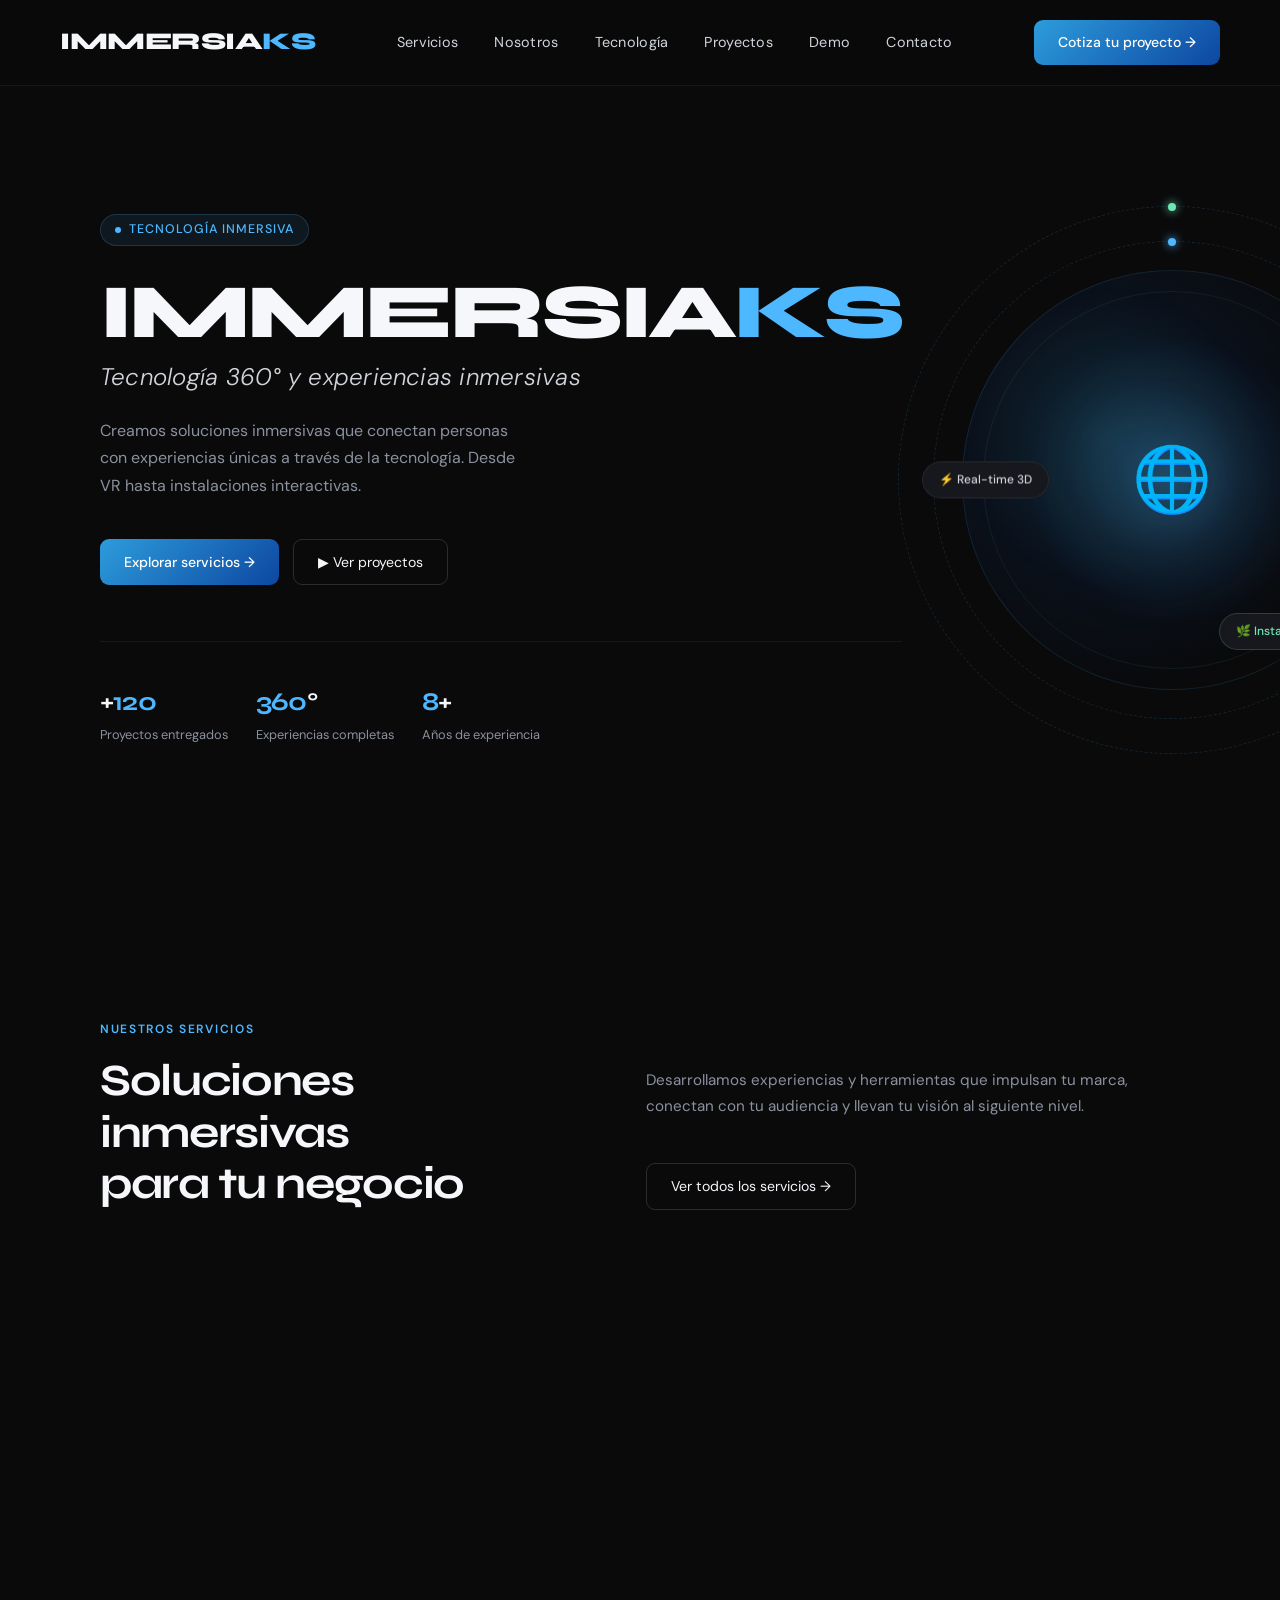
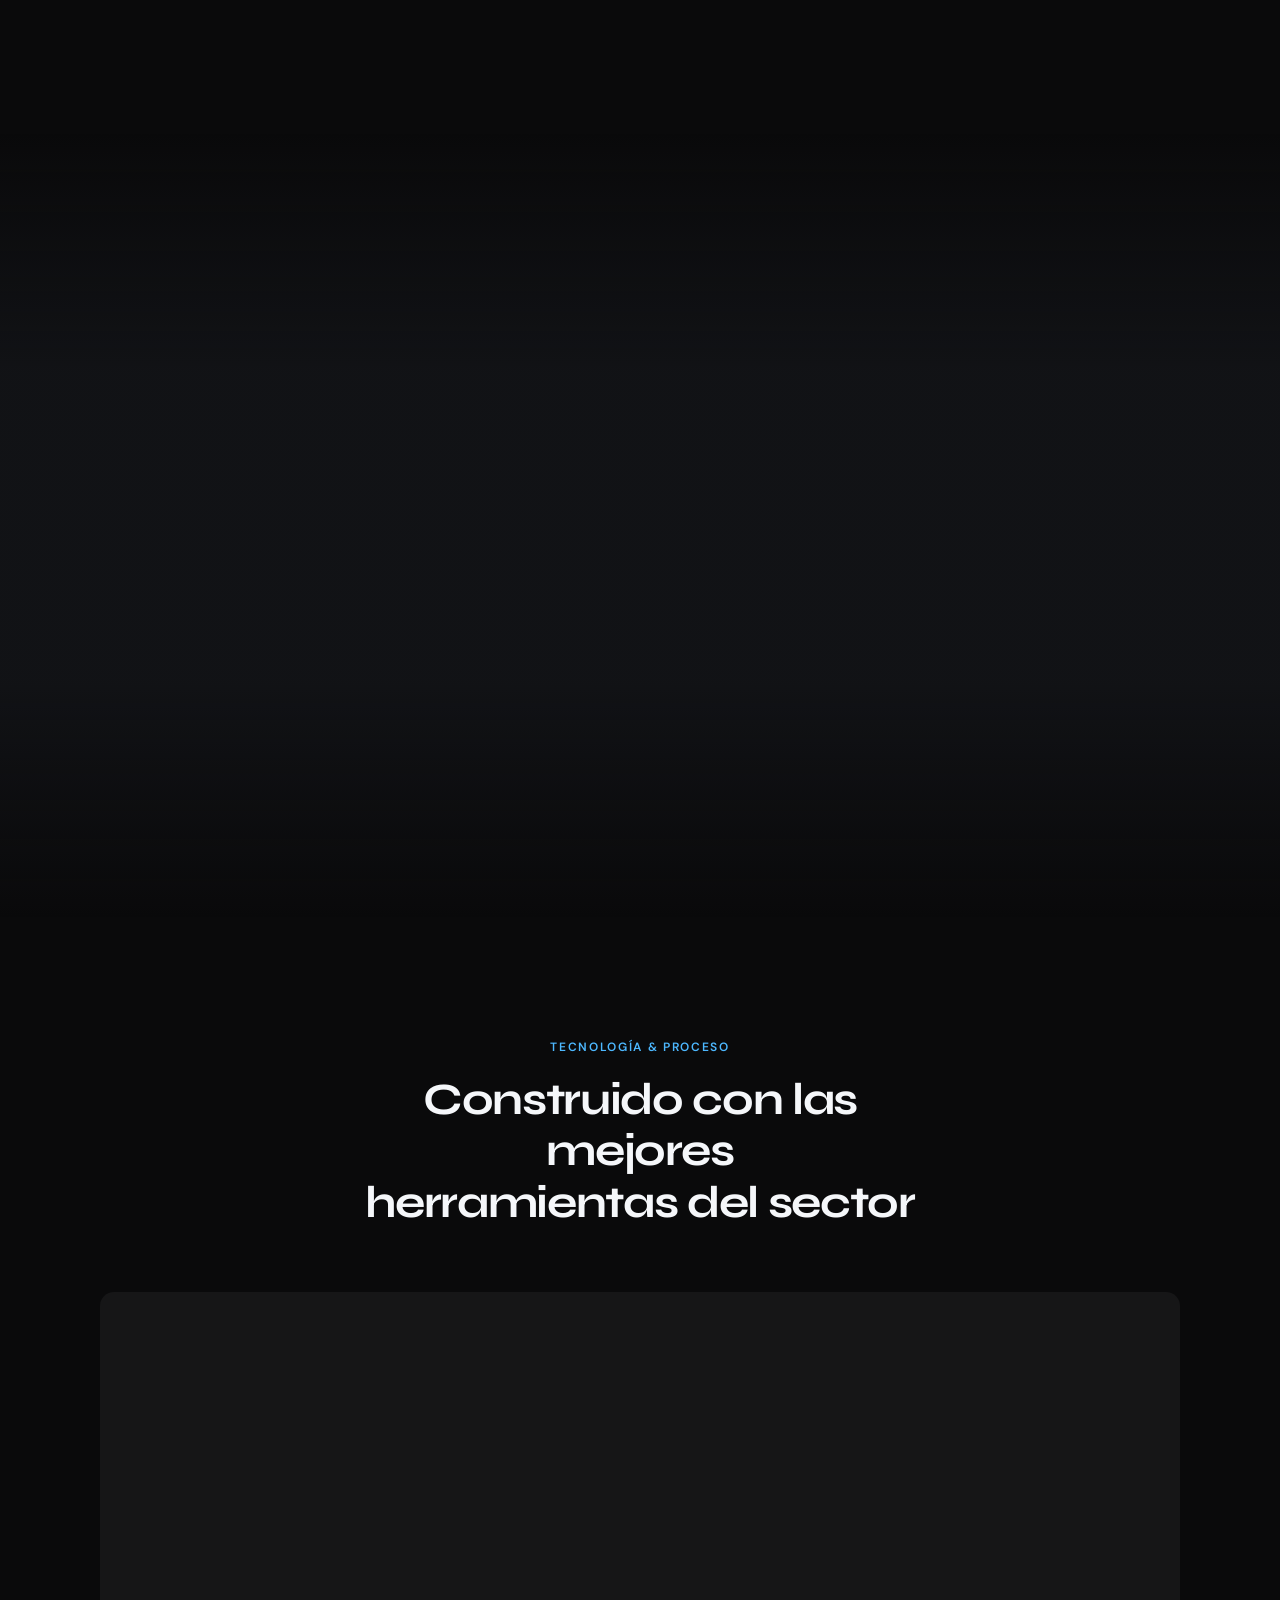
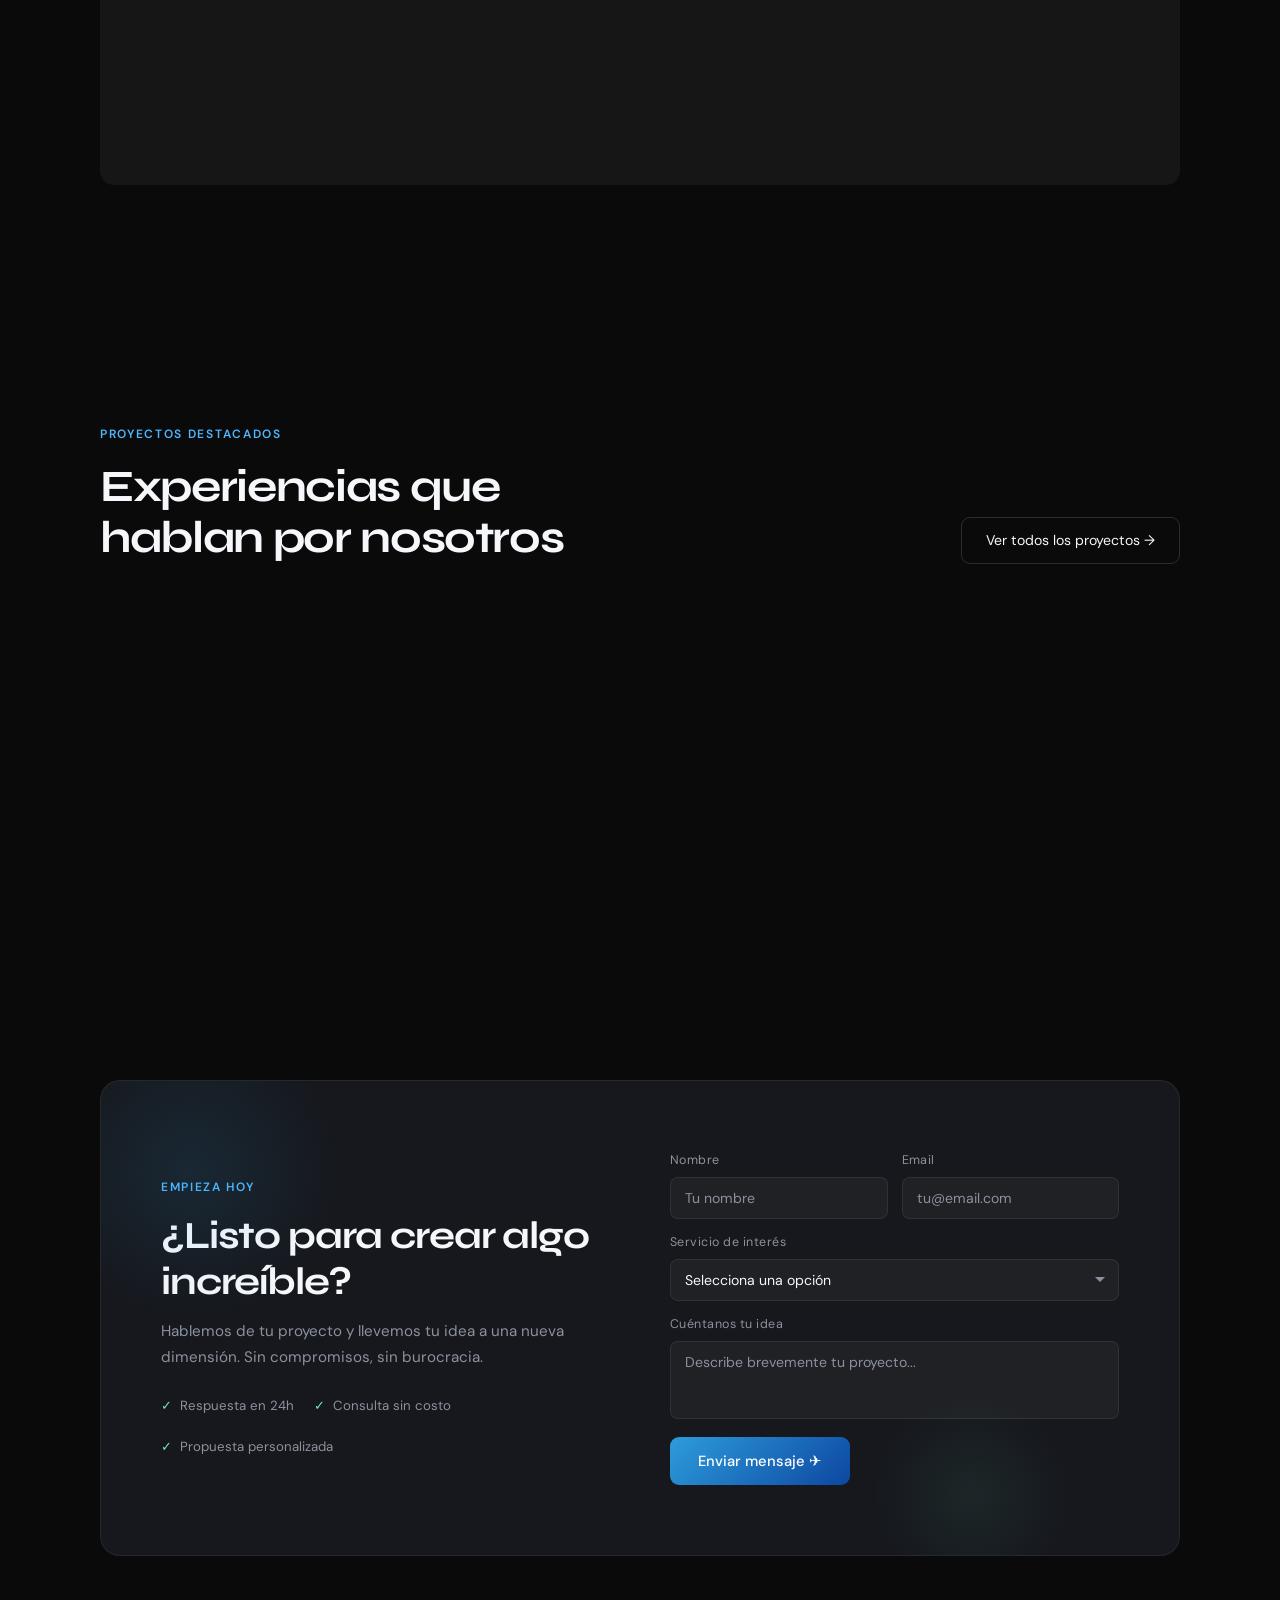
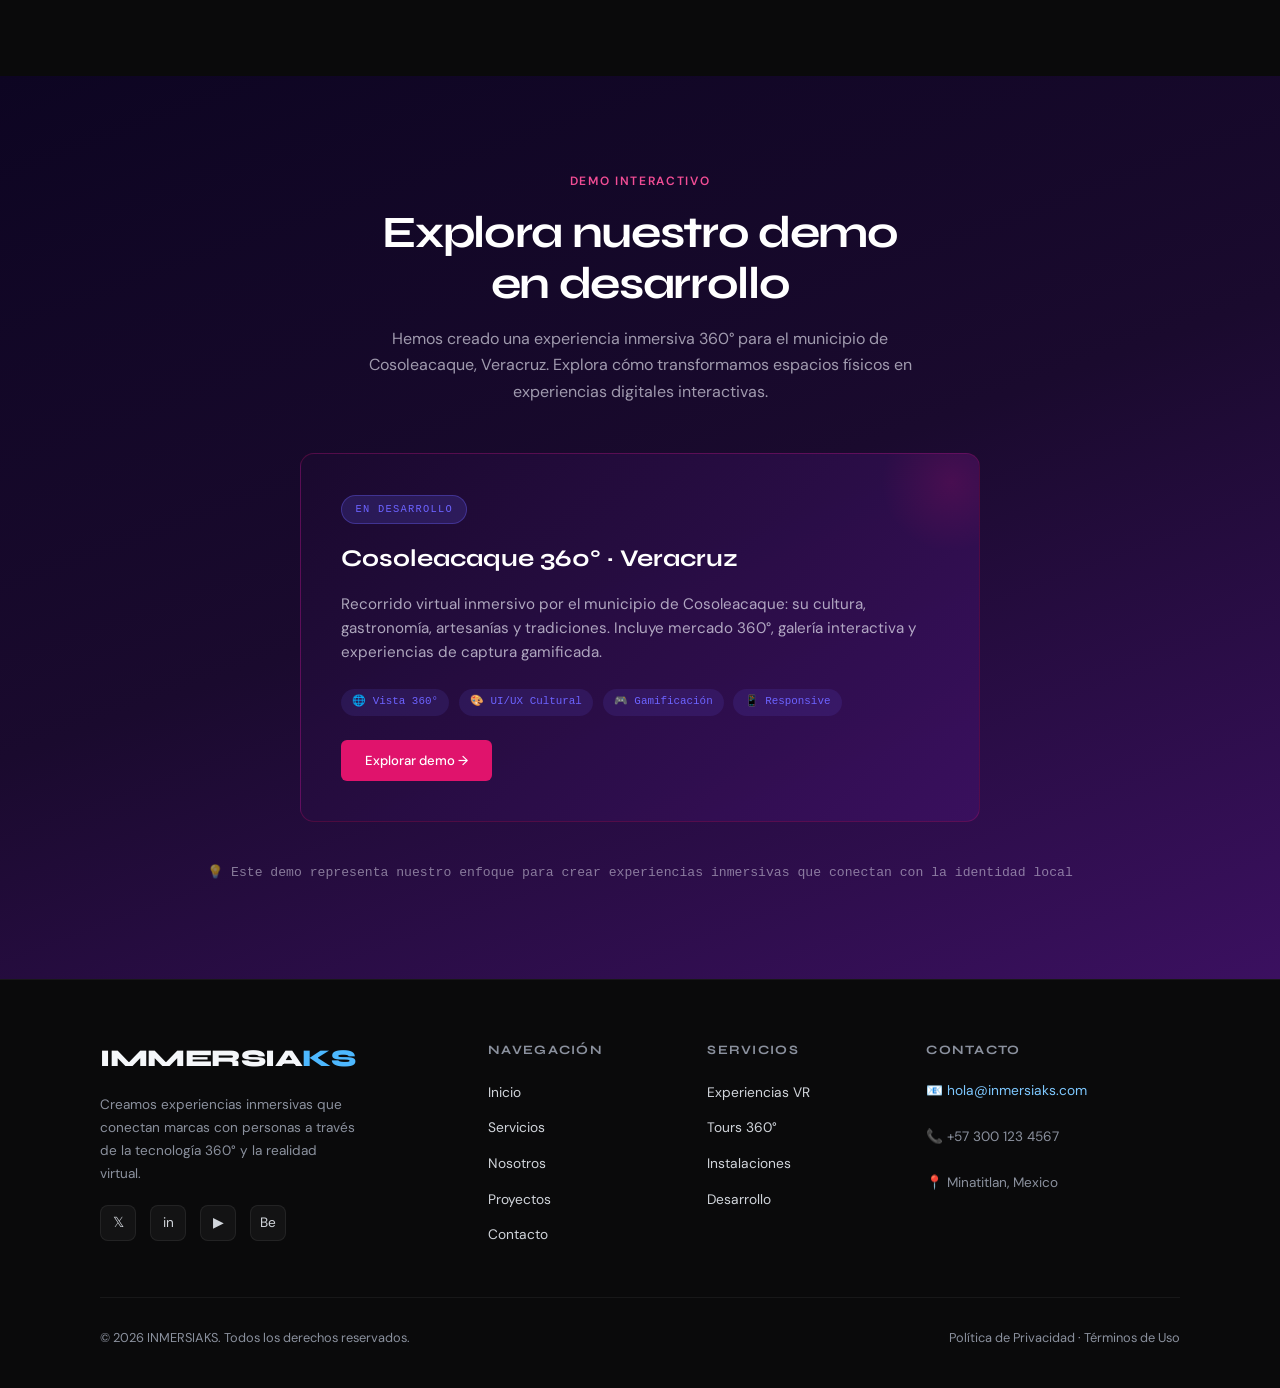
<file: index2.html>
<!DOCTYPE html>
<html lang="es">
<head>
  <meta charset="UTF-8">
  <meta name="viewport" content="width=device-width, initial-scale=1.0">
  <title>INMERSIAKS — Tecnología 360° y Experiencias Inmersivas</title>
  <link rel="preconnect" href="https://fonts.googleapis.com">
  <link href="https://fonts.googleapis.com/css2?family=Syne:wght@400;600;700;800&family=DM+Sans:ital,wght@0,300;0,400;0,500;1,300&display=swap" rel="stylesheet">
  <link rel="stylesheet" href="styles3.css">
  <link rel="stylesheet" href="shared-identity.css">
</head>
<body>

<canvas id="canvas-bg"></canvas>

<!-- ── NAV ── -->
<nav id="navbar">
  <a href="#" class="logo">IMMERSIA<span>KS</span></a>
  <ul class="nav-links" id="corp-nav-links">
    <li><a href="#services">Servicios</a></li>
    <li><a href="#about">Nosotros</a></li>
    <li><a href="#features">Tecnología</a></li>
    <li><a href="#gallery">Proyectos</a></li>
    <li><a href="#demo">Demo</a></li>
    <li><a href="#cta">Contacto</a></li>
  </ul>
  <a href="#cta" class="btn-primary nav-cta-btn">Cotiza tu proyecto →</a>
  <button class="hamburger-btn" id="corp-hamburger" aria-label="Abrir menú" aria-expanded="false">
    <span></span><span></span><span></span>
  </button>
</nav>

<!-- Mobile nav for corporate site -->
<div class="mobile-nav" id="corp-mobile-nav">
  <a href="#services">Servicios</a>
  <a href="#about">Nosotros</a>
  <a href="#features">Tecnología</a>
  <a href="#gallery">Proyectos</a>
  <a href="#demo">🚀 Demo Interactivo</a>
  <a href="#cta">Contacto</a>
  <a href="index.html" style="margin-top:1rem; color:var(--brand-magenta);">→ Ver demo de Cosoleacaque</a>
</div>
<div class="mobile-overlay" id="corp-mobile-overlay"></div>

<!-- ── HERO ── -->
<section id="hero">
  <div class="container">
    <div class="hero-inner">
      <div class="hero-content">
        <div class="hero-tag">Tecnología Inmersiva</div>
        <h1 class="hero-title">
          IMMERSIA<span class="ks">KS</span>
          <span class="sub-line">Tecnología 360° y experiencias inmersivas</span>
        </h1>
        <p class="hero-desc">Creamos soluciones inmersivas que conectan personas con experiencias únicas a través de la tecnología. Desde VR hasta instalaciones interactivas.</p>
        <div class="hero-ctas">
          <a href="#services" class="btn-primary">Explorar servicios →</a>
          <a href="#gallery" class="btn-ghost">▶ Ver proyectos</a>
        </div>
        <div class="hero-badges">
          <div class="badge">
            <span class="badge-num">+<span>120</span></span>
            <span class="badge-label">Proyectos entregados</span>
          </div>
          <div class="badge">
            <span class="badge-num"><span>360</span>°</span>
            <span class="badge-label">Experiencias completas</span>
          </div>
          <div class="badge">
            <span class="badge-num"><span>8</span>+</span>
            <span class="badge-label">Años de experiencia</span>
          </div>
        </div>
      </div>

      <div class="hero-visual">
        <div class="hero-orb">
          <div class="orbit-ring orbit-ring-1"><div class="orbit-dot"></div></div>
          <div class="orbit-ring orbit-ring-2"><div class="orbit-dot orbit-dot-2"></div></div>
          <div class="hero-orb-inner">🌐</div>
        </div>
        <div class="tech-pill tp-1">🥽 VR / AR</div>
        <div class="tech-pill tp-2">🌿 Instalaciones Live</div>
        <div class="tech-pill tp-3">⚡ Real-time 3D</div>
      </div>
    </div>
  </div>
</section>

<!-- ── SERVICES ── -->
<section id="services">
  <div class="container">
    <div class="services-header">
      <div>
        <div class="section-label">Nuestros Servicios</div>
        <h2 class="section-title">Soluciones inmersivas<br>para tu negocio</h2>
      </div>
      <div>
        <p class="section-desc">Desarrollamos experiencias y herramientas que impulsan tu marca, conectan con tu audiencia y llevan tu visión al siguiente nivel.</p>
        <br><a href="#cta" class="btn-ghost" style="margin-top:18px">Ver todos los servicios →</a>
      </div>
    </div>

    <div class="services-grid">
      <div class="service-card blue fade-up">
        <div class="service-icon icon-blue">🥽</div>
        <div class="service-name">Experiencias VR</div>
        <p class="service-desc">Creamos mundos virtuales interactivos que generan impacto y engagement duradero en tu audiencia.</p>
        <a href="#cta" class="service-link">Conocer más →</a>
      </div>
      <div class="service-card green fade-up">
        <div class="service-icon icon-green">🔮</div>
        <div class="service-name">Tours y Contenido 360°</div>
        <p class="service-desc">Tours virtuales, videos 360° y fotos esféricas para diferentes industrias y propósitos.</p>
        <a href="#cta" class="service-link green-link">Conocer más →</a>
      </div>
      <div class="service-card blue fade-up">
        <div class="service-icon icon-blue">📡</div>
        <div class="service-name">Instalaciones Interactivas</div>
        <p class="service-desc">Instalaciones inmersivas que combinan tecnología, creatividad y storytelling en espacios físicos.</p>
        <a href="#cta" class="service-link">Conocer más →</a>
      </div>
      <div class="service-card green fade-up">
        <div class="service-icon icon-green">⚙️</div>
        <div class="service-name">Desarrollo a Medida</div>
        <p class="service-desc">Soluciones tecnológicas personalizadas desarrolladas específicamente para las necesidades de tu proyecto.</p>
        <a href="#cta" class="service-link green-link">Conocer más →</a>
      </div>
    </div>
  </div>
</section>

<!-- ── ABOUT ── -->
<section id="about">
  <div class="container">
    <div class="about-inner">
      <div class="about-visual fade-up">
        <div class="about-card-main">
          <div class="about-globe">🌍</div>
        </div>
        <div class="about-stat-cards">
          <div class="stat-mini">
            <div class="stat-mini-num"><span class="accent">98%</span></div>
            <div class="stat-mini-label">Satisfacción de clientes</div>
          </div>
          <div class="stat-mini">
            <div class="stat-mini-num">4.9 <span style="font-size:.9rem;color:var(--text3)">★</span></div>
            <div class="stat-mini-label">Valoración promedio</div>
          </div>
        </div>
      </div>

      <div class="about-text fade-up">
        <div class="section-label">Sobre INMERSIAKS</div>
        <h2 class="section-title" style="margin-bottom:24px">Pioneros en<br>tecnología inmersiva</h2>
        <p>Somos un estudio especializado en crear experiencias digitales que trascienden la pantalla. Fundado con la misión de democratizar el acceso a tecnologías inmersivas, combinamos diseño estratégico con desarrollo técnico de alta precisión.</p>
        <p>Trabajamos con marcas, museos, desarrolladoras y agencias de todo el mundo para construir experiencias que sus usuarios no olvidarán.</p>
        <div class="about-pillars">
          <div class="pillar"><div class="pillar-dot"></div>Realidad Virtual</div>
          <div class="pillar"><div class="pillar-dot"></div>Realidad Aumentada</div>
          <div class="pillar"><div class="pillar-dot"></div>Contenido 360°</div>
          <div class="pillar"><div class="pillar-dot"></div>Motion Capture</div>
          <div class="pillar"><div class="pillar-dot"></div>WebGL & Three.js</div>
          <div class="pillar"><div class="pillar-dot"></div>Instalaciones Live</div>
        </div>
        <a href="#cta" class="btn-primary" style="margin-top:32px">Hablemos de tu proyecto →</a>
      </div>
    </div>
  </div>
</section>

<!-- ── FEATURES ── -->
<section id="features">
  <div class="container">
    <div style="text-align:center;max-width:560px;margin:0 auto">
      <div class="section-label">Tecnología & Proceso</div>
      <h2 class="section-title">Construido con las mejores<br>herramientas del sector</h2>
    </div>
    <div class="features-grid">
      <div class="feature-item fade-up">
        <span class="feature-icon">⚡</span>
        <div class="feature-name">Renderizado Real-Time</div>
        <p class="feature-desc">Motores de última generación para experiencias fluidas a 90fps+ en cualquier plataforma.</p>
      </div>
      <div class="feature-item fade-up">
        <span class="feature-icon">🌐</span>
        <div class="feature-name">WebXR Compatible</div>
        <p class="feature-desc">Experiencias accesibles desde cualquier navegador, sin instalaciones ni hardware especializado.</p>
      </div>
      <div class="feature-item fade-up">
        <span class="feature-icon">🔒</span>
        <div class="feature-name">Infraestructura Segura</div>
        <p class="feature-desc">Hosting dedicado con uptime garantizado del 99.9% y cifrado de extremo a extremo.</p>
      </div>
      <div class="feature-item fade-up">
        <span class="feature-icon">📊</span>
        <div class="feature-name">Analytics Inmersivo</div>
        <p class="feature-desc">Dashboard en tiempo real para medir el engagement y comportamiento dentro de tus experiencias.</p>
      </div>
      <div class="feature-item fade-up">
        <span class="feature-icon">🎨</span>
        <div class="feature-name">Diseño Personalizado</div>
        <p class="feature-desc">Cada experiencia es única y construida desde cero alineada con tu identidad de marca.</p>
      </div>
      <div class="feature-item fade-up">
        <span class="feature-icon">🤝</span>
        <div class="feature-name">Soporte Continuo</div>
        <p class="feature-desc">Acompañamiento post-lanzamiento, actualizaciones y mantenimiento a largo plazo.</p>
      </div>
    </div>
  </div>
</section>

<!-- ── GALLERY ── -->
<section id="gallery">
  <div class="container">
    <div class="services-header">
      <div>
        <div class="section-label">Proyectos Destacados</div>
        <h2 class="section-title">Experiencias que<br>hablan por nosotros</h2>
      </div>
      <a href="#cta" class="btn-ghost">Ver todos los proyectos →</a>
    </div>
    <div class="gallery-grid">
      <div class="gallery-card gcbg-1 fade-up">
        <div class="gc-bg">🏛️</div>
        <div class="gc-overlay"></div>
        <div class="gc-label"><strong>Museo Virtual</strong>Visita guiada 360°</div>
      </div>
      <div class="gallery-card gcbg-2 fade-up">
        <div class="gc-bg">🏙️</div>
        <div class="gc-overlay"></div>
        <div class="gc-label"><strong>Tour Inmobiliario</strong>Renders interactivos</div>
      </div>
      <div class="gallery-card gcbg-3 fade-up">
        <div class="gc-bg">🎭</div>
        <div class="gc-overlay"></div>
        <div class="gc-label"><strong>Evento Corporativo</strong>Instalación live</div>
      </div>
      <div class="gallery-card gcbg-4 fade-up">
        <div class="gc-bg">🚗</div>
        <div class="gc-overlay"></div>
        <div class="gc-label"><strong>Configurador Auto</strong>WebXR 3D</div>
      </div>
      <div class="gallery-card gcbg-5 fade-up">
        <div class="gc-bg">🏠</div>
        <div class="gc-overlay"></div>
        <div class="gc-label"><strong>Showroom Digital</strong>360° interactivo</div>
        <div class="badge-360">360°</div>
      </div>
    </div>
  </div>
</section>

<!-- ── CTA ── -->
<section id="cta">
  <div class="container">
    <div class="cta-box">
      <div>
        <div class="section-label">Empieza hoy</div>
        <h2 class="cta-title">¿Listo para crear algo increíble?</h2>
        <p class="cta-sub">Hablemos de tu proyecto y llevemos tu idea a una nueva dimensión. Sin compromisos, sin burocracia.</p>
        <div class="cta-checks">
          <div class="cta-check"><span class="check-icon">✓</span> Respuesta en 24h</div>
          <div class="cta-check"><span class="check-icon">✓</span> Consulta sin costo</div>
          <div class="cta-check"><span class="check-icon">✓</span> Propuesta personalizada</div>
        </div>
      </div>

      <form class="cta-form" onsubmit="handleSubmit(event)">
        <div class="form-row">
          <div class="form-group">
            <label>Nombre</label>
            <input type="text" placeholder="Tu nombre">
          </div>
          <div class="form-group">
            <label>Email</label>
            <input type="email" placeholder="tu@email.com">
          </div>
        </div>
        <div class="form-group">
          <label>Servicio de interés</label>
          <select>
            <option value="">Selecciona una opción</option>
            <option>Experiencias VR</option>
            <option>Tours y Contenido 360°</option>
            <option>Instalaciones Interactivas</option>
            <option>Desarrollo a Medida</option>
          </select>
        </div>
        <div class="form-group">
          <label>Cuéntanos tu idea</label>
          <textarea rows="3" placeholder="Describe brevemente tu proyecto..."></textarea>
        </div>
        <button type="submit" class="btn-submit">Enviar mensaje ✈</button>
      </form>
    </div>
  </div>
</section>

<!-- ── DEMO EN PROCESO ── -->
<section id="demo" style="padding: 6rem 0; background: linear-gradient(160deg, #0D0522 0%, #1A0A2E 50%, #3B1060 100%); position: relative; overflow: hidden;">
  <div class="container">
    <div style="text-align: center; margin-bottom: 3rem;">
      <div class="section-label" style="color: #F24D95;">Demo Interactivo</div>
      <h2 class="section-title" style="color: #fff; margin-bottom: 1rem;">
        Explora nuestro demo<br>en desarrollo
      </h2>
      <p style="max-width: 560px; margin: 0 auto; font-size: 1rem; line-height: 1.65; color: rgba(234,232,245,0.65);">
        Hemos creado una experiencia inmersiva 360° para el municipio de Cosoleacaque, Veracruz. 
        Explora cómo transformamos espacios físicos en experiencias digitales interactivas.
      </p>
    </div>

    <div style="max-width: 680px; margin: 0 auto;">
      <div class="demo-project-card" onclick="window.location.href='index.html'">
        <div class="demo-project-tag"> En desarrollo</div>
        <h3 class="demo-project-title">Cosoleacaque 360° · Veracruz</h3>
        <p class="demo-project-desc">
          Recorrido virtual inmersivo por el municipio de Cosoleacaque: su cultura, gastronomía, 
          artesanías y tradiciones. Incluye mercado 360°, galería interactiva y experiencias de captura gamificada.
        </p>
        <div style="display: flex; flex-wrap: wrap; gap: 0.6rem; margin-bottom: 1.5rem;">
          <span style="font-family: 'DM Mono', monospace; font-size: 0.68rem; padding: 0.3rem 0.7rem; background: rgba(108,99,255,0.12); border-radius: 20px; color: #6C63FF;">🌐 Vista 360°</span>
          <span style="font-family: 'DM Mono', monospace; font-size: 0.68rem; padding: 0.3rem 0.7rem; background: rgba(108,99,255,0.12); border-radius: 20px; color: #6C63FF;">🎨 UI/UX Cultural</span>
          <span style="font-family: 'DM Mono', monospace; font-size: 0.68rem; padding: 0.3rem 0.7rem; background: rgba(108,99,255,0.12); border-radius: 20px; color: #6C63FF;">🎮 Gamificación</span>
          <span style="font-family: 'DM Mono', monospace; font-size: 0.68rem; padding: 0.3rem 0.7rem; background: rgba(108,99,255,0.12); border-radius: 20px; color: #6C63FF;">📱 Responsive</span>
        </div>
        <a href="index.html" class="demo-project-btn">Explorar demo →</a>
      </div>
    </div>

    <div style="text-align: center; margin-top: 2.5rem; font-size: 0.82rem; color: rgba(234,232,245,0.5); font-family: 'DM Mono', monospace;">
      💡 Este demo representa nuestro enfoque para crear experiencias inmersivas que conectan con la identidad local
    </div>
  </div>
</section>

<!-- ── FOOTER ── -->
<footer>
  <div class="container">
    <div class="footer-inner">
      <div class="footer-brand">
        <a href="#" class="logo">IMMERSIA<span>KS</span></a>
        <p>Creamos experiencias inmersivas que conectan marcas con personas a través de la tecnología 360° y la realidad virtual.</p>
        <div class="social-links">
          <a href="#" class="social-link">𝕏</a>
          <a href="#" class="social-link">in</a>
          <a href="#" class="social-link">▶</a>
          <a href="#" class="social-link">Be</a>
        </div>
      </div>

      <div class="footer-col">
        <h4>Navegación</h4>
        <ul>
          <li><a href="#hero">Inicio</a></li>
          <li><a href="#services">Servicios</a></li>
          <li><a href="#about">Nosotros</a></li>
          <li><a href="#gallery">Proyectos</a></li>
          <li><a href="#cta">Contacto</a></li>
        </ul>
      </div>

      <div class="footer-col">
        <h4>Servicios</h4>
        <ul>
          <li><a href="#services">Experiencias VR</a></li>
          <li><a href="#services">Tours 360°</a></li>
          <li><a href="#services">Instalaciones</a></li>
          <li><a href="#services">Desarrollo</a></li>
        </ul>
      </div>

      <div class="footer-col footer-contact">
        <h4>Contacto</h4>
        <p>
          📧 <a href="mailto:hola@inmersiaks.com">hola@inmersiaks.com</a><br><br>
          📞 +57 300 123 4567<br><br>
          📍 Minatitlan, Mexico
        </p>
      </div>
    </div>

    <div class="footer-bottom">
      <p>© 2026 INMERSIAKS. Todos los derechos reservados.</p>
      <p>Política de Privacidad · Términos de Uso</p>
    </div>
  </div>
</footer>

<script src="main2.js"></script>
</body>
</html>
</file>
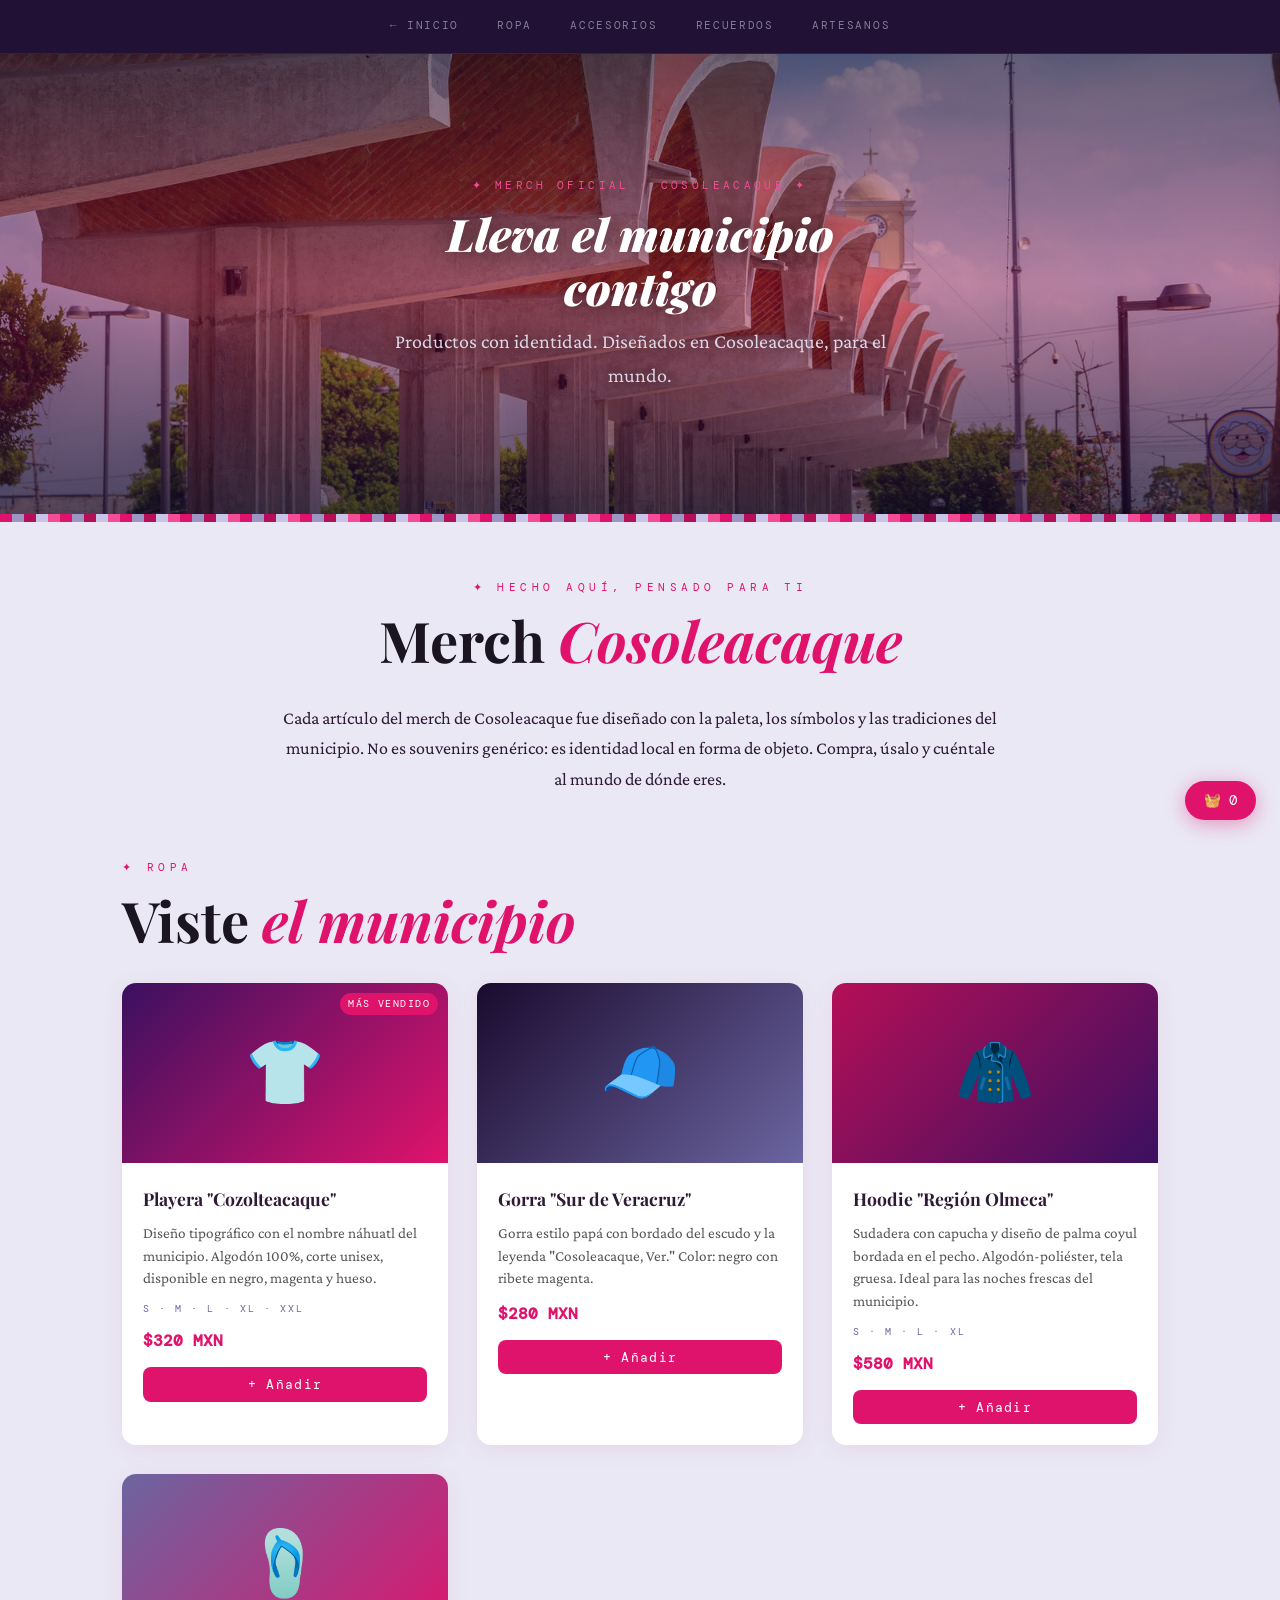
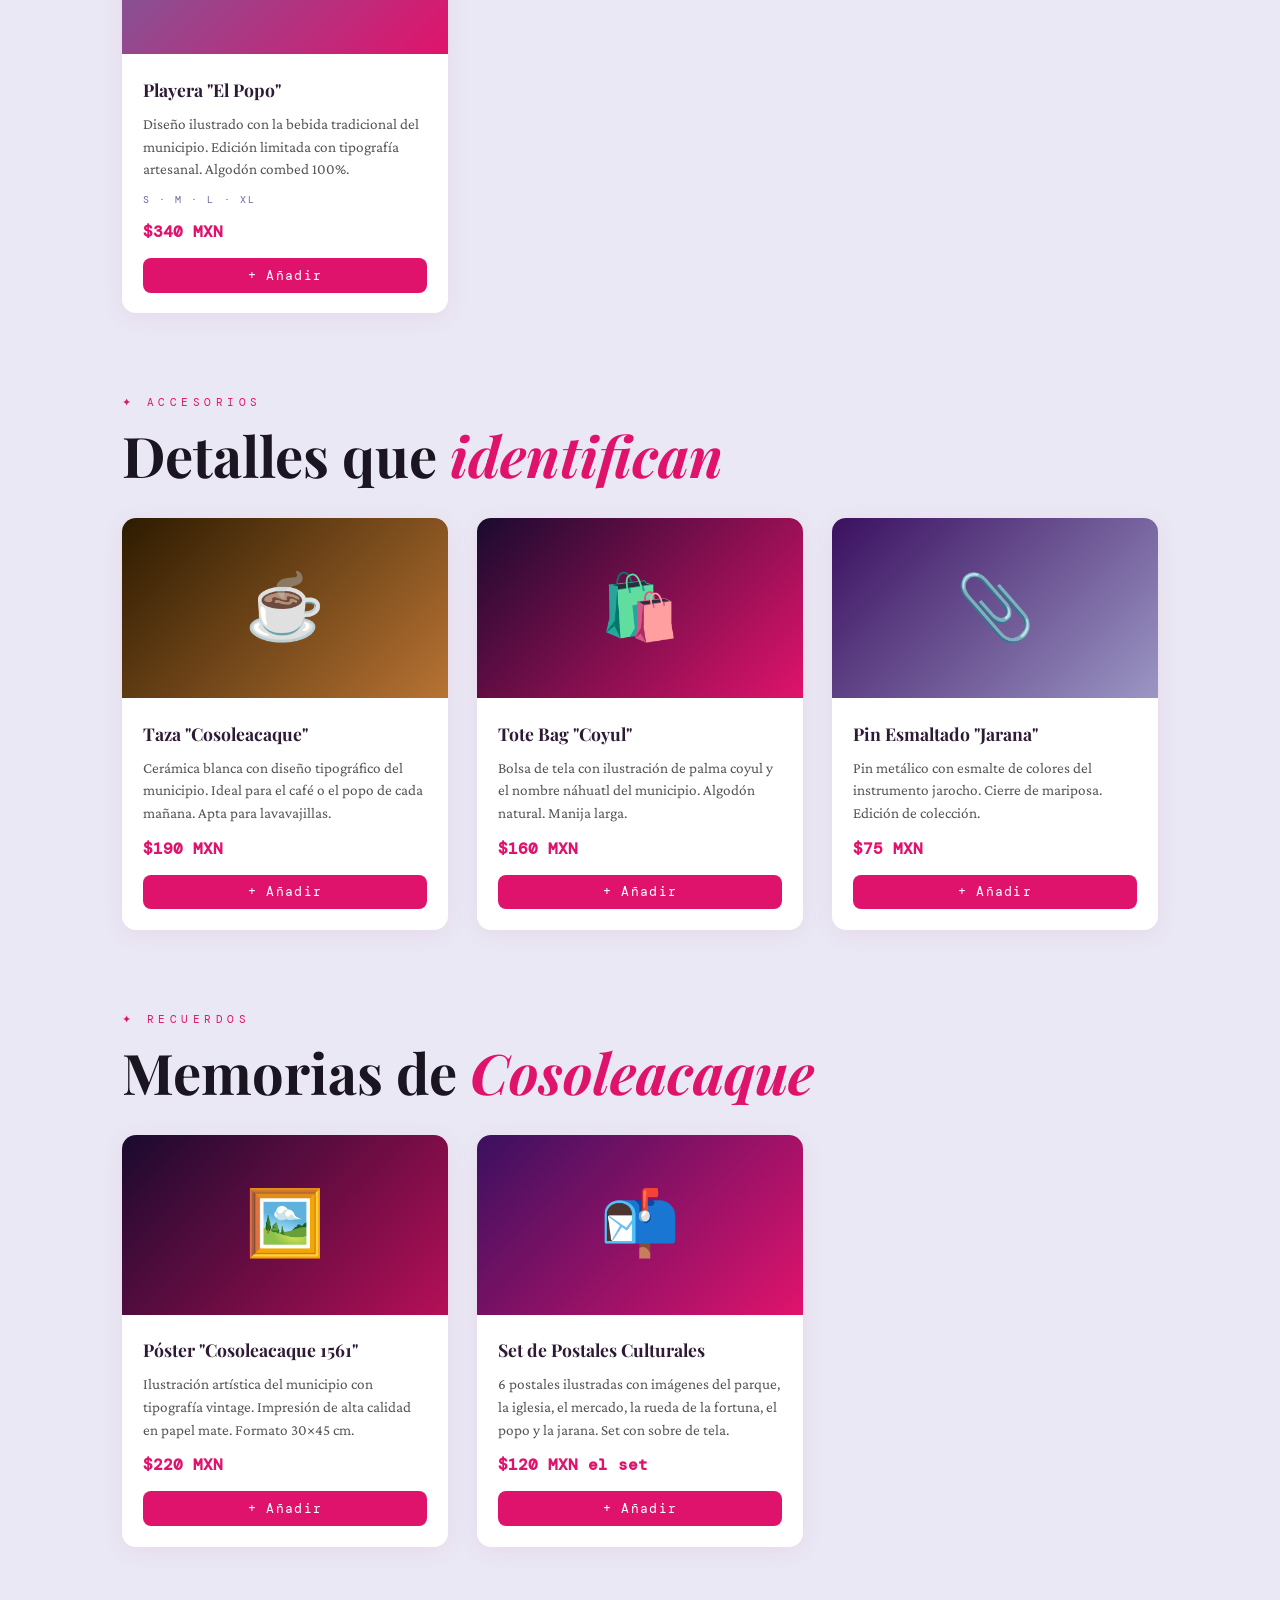
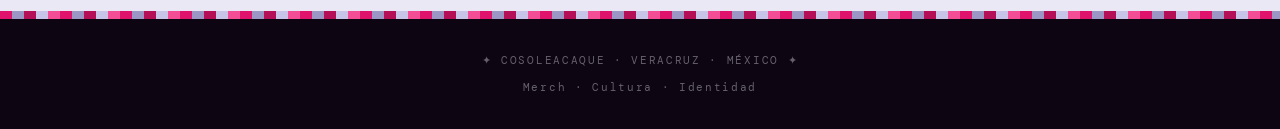
<file: merch.html>
<!DOCTYPE html>
<html lang="es">
<head>
  <meta charset="UTF-8">
  <meta name="viewport" content="width=device-width, initial-scale=1.0">
  <title>Merch Cosoleacaque — Lleva el municipio contigo</title>
  <link href="https://fonts.googleapis.com/css2?family=Playfair+Display:ital,wght@0,400;0,700;0,900;1,400&family=Crimson+Pro:ital,wght@0,300;0,400;0,600;1,300&family=DM+Mono:wght@300;400&display=swap" rel="stylesheet">
  <link rel="stylesheet" href="styles2.css">
  <link rel="stylesheet" href="merch.css">
</head>
<body>
  <nav style="position:sticky;top:0;z-index:100;">
    <a href="index.html">← Inicio</a>
    <a href="#ropa">Ropa</a>
    <a href="#accesorios">Accesorios</a>
    <a href="#recuerdos">Recuerdos</a>
    <a href="artesanos.html">Artesanos</a>
  </nav>

  <!-- HERO -->
  <div class="parallax-banner" style="background-image:url('Parque.jpg'); height:460px;">
    <div class="parallax-banner-content">
      <span class="parallax-label">✦ Merch Oficial · Cosoleacaque ✦</span>
      <h3>Lleva el municipio<br><em>contigo</em></h3>
      <p>Productos con identidad. Diseñados en Cosoleacaque, para el mundo.</p>
    </div>
  </div>
  <div class="textile-band"></div>

  <!-- INTRO -->
  <section class="reveal" style="padding:3.5rem 2rem 1rem; max-width:780px; margin:0 auto; text-align:center;">
    <p class="section-label">✦ Hecho aquí, pensado para ti</p>
    <h2 class="section-title">Merch <em>Cosoleacaque</em></h2>
    <p style="color:var(--text); margin-bottom:1rem;">
      Cada artículo del merch de Cosoleacaque fue diseñado con la paleta, los símbolos y las tradiciones
      del municipio. No es souvenirs genérico: es identidad local en forma de objeto.
      Compra, úsalo y cuéntale al mundo de dónde eres.
    </p>
  </section>

  <!-- ROPA -->
  <section id="ropa" class="reveal" style="padding:2rem 2rem 3rem; max-width:1100px; margin:0 auto;">
    <p class="section-label">✦ Ropa</p>
    <h2 class="section-title" style="margin-bottom:2rem;">Viste <em>el municipio</em></h2>
    <div class="merch-grid">

      <div class="merch-card wow-card">
        <div class="merch-img" style="background:linear-gradient(135deg,#3B1060,#E0136C);">
          <span class="merch-img-icon">👕</span>
          <div class="merch-badge">Más vendido</div>
        </div>
        <div class="merch-body">
          <div class="merch-name">Playera "Cozolteacaque"</div>
          <div class="merch-desc">Diseño tipográfico con el nombre náhuatl del municipio. Algodón 100%,
            corte unisex, disponible en negro, magenta y hueso.</div>
          <div class="merch-sizes">S · M · L · XL · XXL</div>
          <div class="merch-price">$320 MXN</div>
          <button class="merch-btn" onclick="addToCart(this, 'Playera Cozolteacaque', 320)">+ Añadir</button>
        </div>
      </div>

      <div class="merch-card wow-card">
        <div class="merch-img" style="background:linear-gradient(135deg,#1A0A2E,#6B65A0);">
          <span class="merch-img-icon">🧢</span>
        </div>
        <div class="merch-body">
          <div class="merch-name">Gorra "Sur de Veracruz"</div>
          <div class="merch-desc">Gorra estilo papá con bordado del escudo y la leyenda "Cosoleacaque, Ver."
            Color: negro con ribete magenta.</div>
          <div class="merch-price">$280 MXN</div>
          <button class="merch-btn" onclick="addToCart(this, 'Gorra Sur de Veracruz', 280)">+ Añadir</button>
        </div>
      </div>

      <div class="merch-card wow-card">
        <div class="merch-img" style="background:linear-gradient(135deg,#B50F57,#3B1060);">
          <span class="merch-img-icon">🧥</span>
        </div>
        <div class="merch-body">
          <div class="merch-name">Hoodie "Región Olmeca"</div>
          <div class="merch-desc">Sudadera con capucha y diseño de palma coyul bordada en el pecho.
            Algodón-poliéster, tela gruesa. Ideal para las noches frescas del municipio.</div>
          <div class="merch-sizes">S · M · L · XL</div>
          <div class="merch-price">$580 MXN</div>
          <button class="merch-btn" onclick="addToCart(this, 'Hoodie Región Olmeca', 580)">+ Añadir</button>
        </div>
      </div>

      <div class="merch-card wow-card">
        <div class="merch-img" style="background:linear-gradient(135deg,#6B65A0,#E0136C);">
          <span class="merch-img-icon">🩴</span>
        </div>
        <div class="merch-body">
          <div class="merch-name">Playera "El Popo"</div>
          <div class="merch-desc">Diseño ilustrado con la bebida tradicional del municipio. Edición limitada
            con tipografía artesanal. Algodón combed 100%.</div>
          <div class="merch-sizes">S · M · L · XL</div>
          <div class="merch-price">$340 MXN</div>
          <button class="merch-btn" onclick="addToCart(this, 'Playera El Popo', 340)">+ Añadir</button>
        </div>
      </div>
    </div>
  </section>

  <!-- ACCESORIOS -->
  <section id="accesorios" class="reveal" style="padding:2rem 2rem 3rem; max-width:1100px; margin:0 auto;">
    <p class="section-label">✦ Accesorios</p>
    <h2 class="section-title" style="margin-bottom:2rem;">Detalles que <em>identifican</em></h2>
    <div class="merch-grid">
      <div class="merch-card wow-card">
        <div class="merch-img" style="background:linear-gradient(135deg,#2d1b00,#b87333);">
          <span class="merch-img-icon">☕</span>
        </div>
        <div class="merch-body">
          <div class="merch-name">Taza "Cosoleacaque"</div>
          <div class="merch-desc">Cerámica blanca con diseño tipográfico del municipio. Ideal para el café
            o el popo de cada mañana. Apta para lavavajillas.</div>
          <div class="merch-price">$190 MXN</div>
          <button class="merch-btn" onclick="addToCart(this, 'Taza Cosoleacaque', 190)">+ Añadir</button>
        </div>
      </div>
      <div class="merch-card wow-card">
        <div class="merch-img" style="background:linear-gradient(135deg,#1A0A2E,#E0136C);">
          <span class="merch-img-icon">🛍️</span>
        </div>
        <div class="merch-body">
          <div class="merch-name">Tote Bag "Coyul"</div>
          <div class="merch-desc">Bolsa de tela con ilustración de palma coyul y el nombre náhuatl del
            municipio. Algodón natural. Manija larga.</div>
          <div class="merch-price">$160 MXN</div>
          <button class="merch-btn" onclick="addToCart(this, 'Tote Bag Coyul', 160)">+ Añadir</button>
        </div>
      </div>
      <div class="merch-card wow-card">
        <div class="merch-img" style="background:linear-gradient(135deg,#3B1060,#9B96C4);">
          <span class="merch-img-icon">📎</span>
        </div>
        <div class="merch-body">
          <div class="merch-name">Pin Esmaltado "Jarana"</div>
          <div class="merch-desc">Pin metálico con esmalte de colores del instrumento jarocho. Cierre de
            mariposa. Edición de colección.</div>
          <div class="merch-price">$75 MXN</div>
          <button class="merch-btn" onclick="addToCart(this, 'Pin Jarana', 75)">+ Añadir</button>
        </div>
      </div>
    </div>
  </section>

  <!-- RECUERDOS -->
  <section id="recuerdos" class="reveal" style="padding:2rem 2rem 4rem; max-width:1100px; margin:0 auto;">
    <p class="section-label">✦ Recuerdos</p>
    <h2 class="section-title" style="margin-bottom:2rem;">Memorias de <em>Cosoleacaque</em></h2>
    <div class="merch-grid">
      <div class="merch-card wow-card">
        <div class="merch-img" style="background:linear-gradient(135deg,#1A0A2E,#B50F57);">
          <span class="merch-img-icon">🖼️</span>
        </div>
        <div class="merch-body">
          <div class="merch-name">Póster "Cosoleacaque 1561"</div>
          <div class="merch-desc">Ilustración artística del municipio con tipografía vintage. Impresión
            de alta calidad en papel mate. Formato 30×45 cm.</div>
          <div class="merch-price">$220 MXN</div>
          <button class="merch-btn" onclick="addToCart(this, 'Póster Cosoleacaque', 220)">+ Añadir</button>
        </div>
      </div>
      <div class="merch-card wow-card">
        <div class="merch-img" style="background:linear-gradient(135deg,#3B1060,#E0136C);">
          <span class="merch-img-icon">📬</span>
        </div>
        <div class="merch-body">
          <div class="merch-name">Set de Postales Culturales</div>
          <div class="merch-desc">6 postales ilustradas con imágenes del parque, la iglesia, el mercado,
            la rueda de la fortuna, el popo y la jarana. Set con sobre de tela.</div>
          <div class="merch-price">$120 MXN el set</div>
          <button class="merch-btn" onclick="addToCart(this, 'Set Postales', 120)">+ Añadir</button>
        </div>
      </div>
    </div>
  </section>

  <!-- CARRITO FLOTANTE -->
  <div id="merch-cart" class="merch-cart-float" style="display:none;">
    <div class="cart-header">
      <span>🧺 Tu canasta</span>
      <button onclick="toggleCart()" style="background:none;border:none;color:white;font-size:1.2rem;cursor:pointer;">✕</button>
    </div>
    <div id="cart-items" class="cart-items"></div>
    <div class="cart-total">
      Total: <strong id="cart-total-val">$0 MXN</strong>
    </div>
    <button class="merch-checkout-btn">📦 Solicitar pedido por WhatsApp</button>
  </div>
  <button id="cart-toggle" class="cart-fab" onclick="toggleCart()">🧺 <span id="cart-count">0</span></button>

  <div class="textile-band"></div>
  <footer>
    <p>✦ COSOLEACAQUE · VERACRUZ · MÉXICO ✦</p>
    <p style="margin-top:.5rem;">Merch · Cultura · Identidad</p>
  </footer>

  <script>
    const io = new IntersectionObserver(entries => {
      entries.forEach(e => {
        if (e.isIntersecting) { e.target.classList.add('visible'); io.unobserve(e.target); }
      });
    }, { threshold: 0.1 });
    document.querySelectorAll('.reveal, .wow-card').forEach(el => io.observe(el));

    // Cart logic
    let cart = [];
    function addToCart(btn, name, price) {
      const existing = cart.find(i => i.name === name);
      if (existing) { existing.qty++; }
      else { cart.push({ name, price, qty: 1 }); }
      renderCart();
      btn.textContent = '✓ Añadido';
      btn.style.background = 'var(--jade)';
      setTimeout(() => { btn.textContent = '+ Añadir'; btn.style.background = ''; }, 1800);
    }
    function renderCart() {
      const list = document.getElementById('cart-items');
      const total = cart.reduce((s, i) => s + i.price * i.qty, 0);
      list.innerHTML = cart.map(i =>
        `<div class="cart-item"><span>${i.name} ×${i.qty}</span><span>$${i.price * i.qty}</span></div>`
      ).join('');
      document.getElementById('cart-total-val').textContent = `$${total} MXN`;
      document.getElementById('cart-count').textContent = cart.reduce((s, i) => s + i.qty, 0);
      document.getElementById('merch-cart').style.display = cart.length ? 'flex' : 'none';
    }
    function toggleCart() {
      const c = document.getElementById('merch-cart');
      c.style.display = c.style.display === 'none' ? 'flex' : 'none';
    }
  </script>
</body>
</html>
</file>
<file: styles3.css>
/* ── RESET & VARIABLES ── */
*, *::before, *::after { box-sizing: border-box; margin: 0; padding: 0; }

:root {
  --bg:        #0A0A0B;
  --bg2:       #16181D;
  --bg3:       #2A2D34;
  --blue0:     #0D47A1;
  --blue1:     #2D9CDB;
  --blue2:     #4DB8FF;
  --blue3:     #7EC8FF;
  --green0:    #0F5132;
  --green1:    #27AE60;
  --green2:    #6EE7B7;
  --red:       #EB5757;
  --text:      #F5F7FA;
  --text2:     #D1D5DB;
  --text3:     #8B919E;
  --radius:    14px;
  --radius-sm: 8px;
}

html { scroll-behavior: smooth; }

body {
  background: var(--bg);
  color: var(--text);
  font-family: 'DM Sans', sans-serif;
  font-size: 16px;
  line-height: 1.6;
  overflow-x: hidden;
}

/* ── CANVAS PARTICLES ── */
#canvas-bg {
  position: fixed;
  inset: 0;
  pointer-events: none;
  z-index: 0;
  opacity: .45;
}

/* ── NAV ── */
nav {
  position: fixed;
  top: 0; left: 0; right: 0;
  z-index: 100;
  display: flex;
  align-items: center;
  justify-content: space-between;
  padding: 20px 60px;
  background: rgba(10,10,11,.72);
  backdrop-filter: blur(18px);
  border-bottom: 1px solid rgba(255,255,255,.06);
  transition: padding .3s;
}
nav.scrolled { padding: 14px 60px; }

.logo {
  font-family: 'Syne', sans-serif;
  font-size: 1.5rem;
  font-weight: 800;
  letter-spacing: -.02em;
  color: var(--text);
  text-decoration: none;
}
.logo span { color: var(--blue2); }

.nav-links {
  display: flex;
  gap: 36px;
  list-style: none;
}
.nav-links a {
  color: var(--text2);
  text-decoration: none;
  font-size: .9rem;
  font-weight: 400;
  letter-spacing: .02em;
  transition: color .2s;
}
.nav-links a:hover { color: var(--text); }

/* ── BUTTONS ── */
.btn-primary {
  display: inline-flex;
  align-items: center;
  gap: 8px;
  padding: 11px 24px;
  border-radius: 9px;
  background: linear-gradient(135deg, var(--blue1), var(--blue0));
  color: #fff;
  font-family: 'DM Sans', sans-serif;
  font-size: .88rem;
  font-weight: 500;
  text-decoration: none;
  border: none;
  cursor: pointer;
  transition: opacity .2s, transform .15s;
  white-space: nowrap;
}
.btn-primary:hover { opacity: .88; transform: translateY(-1px); }

.btn-ghost {
  display: inline-flex;
  align-items: center;
  gap: 8px;
  padding: 11px 24px;
  border-radius: 9px;
  background: transparent;
  color: var(--text);
  font-family: 'DM Sans', sans-serif;
  font-size: .88rem;
  font-weight: 400;
  text-decoration: none;
  border: 1px solid rgba(255,255,255,.14);
  cursor: pointer;
  transition: border-color .2s, background .2s;
}
.btn-ghost:hover { border-color: rgba(255,255,255,.3); background: rgba(255,255,255,.04); }

/* ── LAYOUT ── */
section { position: relative; z-index: 1; }

.container {
  max-width: 1160px;
  margin: 0 auto;
  padding: 0 40px;
}

/* ── SECTION LABELS & TITLES ── */
.section-label {
  font-size: .75rem;
  font-weight: 600;
  letter-spacing: .14em;
  text-transform: uppercase;
  color: var(--blue2);
  margin-bottom: 16px;
}
.section-title {
  font-family: 'Syne', sans-serif;
  font-size: clamp(1.8rem, 3.5vw, 3rem);
  font-weight: 700;
  letter-spacing: -.03em;
  line-height: 1.15;
  color: var(--text);
}
.section-desc {
  color: var(--text3);
  font-size: .95rem;
  max-width: 540px;
  line-height: 1.7;
  margin-top: 16px;
}

/* ── HERO ── */
#hero {
  min-height: 100vh;
  display: flex;
  flex-direction: column;
  justify-content: center;
  padding: 140px 0 80px;
  overflow: hidden;
}

.hero-inner {
  display: grid;
  grid-template-columns: 1fr 1fr;
  gap: 60px;
  align-items: center;
}

.hero-tag {
  display: inline-flex;
  align-items: center;
  gap: 8px;
  padding: 5px 14px;
  border-radius: 20px;
  background: rgba(77,184,255,.08);
  border: 1px solid rgba(77,184,255,.2);
  color: var(--blue2);
  font-size: .78rem;
  font-weight: 500;
  letter-spacing: .08em;
  text-transform: uppercase;
  margin-bottom: 28px;
}
.hero-tag::before {
  content: '';
  width: 6px; height: 6px;
  border-radius: 50%;
  background: var(--blue2);
  animation: pulse-dot 2s ease infinite;
}
@keyframes pulse-dot {
  0%,100% { opacity: 1; transform: scale(1); }
  50% { opacity: .4; transform: scale(.7); }
}

.hero-title {
  font-family: 'Syne', sans-serif;
  font-size: clamp(3rem, 6vw, 5.2rem);
  font-weight: 800;
  line-height: 1.0;
  letter-spacing: -.04em;
  margin-bottom: 10px;
}
.hero-title .ks { color: var(--blue2); }
.hero-title .sub-line {
  display: block;
  font-size: clamp(1rem, 2vw, 1.5rem);
  font-family: 'DM Sans', sans-serif;
  font-weight: 300;
  font-style: italic;
  color: var(--text2);
  letter-spacing: .01em;
  margin-top: 14px;
}

.hero-desc {
  color: var(--text3);
  font-size: 1rem;
  line-height: 1.7;
  max-width: 420px;
  margin: 28px 0 40px;
}

.hero-ctas { display: flex; gap: 14px; flex-wrap: wrap; }

.hero-badges {
  display: flex;
  gap: 28px;
  margin-top: 56px;
  padding-top: 40px;
  border-top: 1px solid rgba(255,255,255,.06);
}
.badge { display: flex; flex-direction: column; gap: 2px; }
.badge-num {
  font-family: 'Syne', sans-serif;
  font-size: 1.6rem;
  font-weight: 700;
  color: var(--text);
  letter-spacing: -.03em;
}
.badge-num span { color: var(--blue2); }
.badge-label { font-size: .8rem; color: var(--text3); }

/* Hero Visual / Orb */
.hero-visual {
  position: relative;
  display: flex;
  align-items: center;
  justify-content: center;
}
.hero-orb {
  width: 420px;
  height: 420px;
  border-radius: 50%;
  background: radial-gradient(circle at 35% 40%, rgba(45,156,219,.22) 0%, rgba(13,71,161,.10) 40%, transparent 70%);
  border: 1px solid rgba(77,184,255,.12);
  position: relative;
  animation: orb-float 6s ease-in-out infinite;
}
@keyframes orb-float {
  0%,100% { transform: translateY(0); }
  50% { transform: translateY(-18px); }
}
.hero-orb::before {
  content: '';
  position: absolute;
  inset: 20px;
  border-radius: 50%;
  border: 1px solid rgba(110,231,183,.08);
  animation: orb-float 6s ease-in-out infinite reverse;
}
.hero-orb-inner {
  position: absolute;
  inset: 60px;
  border-radius: 50%;
  background: radial-gradient(circle, rgba(77,184,255,.15), transparent 70%);
  display: flex;
  align-items: center;
  justify-content: center;
  font-size: 4rem;
  filter: drop-shadow(0 0 30px rgba(77,184,255,.4));
}

.orbit-ring {
  position: absolute;
  border-radius: 50%;
  border: 1px dashed rgba(77,184,255,.15);
}
.orbit-ring-1 { inset: -30px; animation: spin 18s linear infinite; }
.orbit-ring-2 { inset: -65px; animation: spin 28s linear infinite reverse; }
.orbit-dot {
  position: absolute;
  width: 8px; height: 8px;
  border-radius: 50%;
  background: var(--blue2);
  top: -4px; left: 50%;
  transform: translateX(-50%);
  box-shadow: 0 0 10px var(--blue2);
}
.orbit-dot-2 {
  background: var(--green2);
  box-shadow: 0 0 10px var(--green2);
}
@keyframes spin { from { transform: rotate(0deg); } to { transform: rotate(360deg); } }

.tech-pill {
  position: absolute;
  padding: 8px 16px;
  border-radius: 24px;
  background: var(--bg2);
  border: 1px solid rgba(255,255,255,.08);
  font-size: .75rem;
  font-weight: 500;
  color: var(--text2);
  white-space: nowrap;
  backdrop-filter: blur(10px);
}
.tp-1 { top: 20px; right: -20px; color: var(--blue3); border-color: rgba(77,184,255,.2); }
.tp-2 { bottom: 40px; right: 10px; color: var(--green2); border-color: rgba(110,231,183,.2); }
.tp-3 { top: 50%; left: -40px; transform: translateY(-50%); }

/* ── SERVICES ── */
#services { padding: 120px 0; }

.services-header {
  display: flex;
  align-items: flex-end;
  justify-content: space-between;
  gap: 40px;
  margin-bottom: 64px;
}

.services-grid {
  display: grid;
  grid-template-columns: repeat(4, 1fr);
  gap: 16px;
}

.service-card {
  background: var(--bg2);
  border: 1px solid rgba(255,255,255,.06);
  border-radius: var(--radius);
  padding: 32px 28px 28px;
  transition: border-color .3s, transform .3s, box-shadow .3s;
  cursor: pointer;
  position: relative;
  overflow: hidden;
}
.service-card::before {
  content: '';
  position: absolute;
  inset: 0;
  border-radius: inherit;
  opacity: 0;
  transition: opacity .3s;
}
.service-card.blue::before { background: radial-gradient(circle at 30% 20%, rgba(45,156,219,.12), transparent 60%); }
.service-card.green::before { background: radial-gradient(circle at 30% 20%, rgba(39,174,96,.12), transparent 60%); }
.service-card:hover { border-color: rgba(255,255,255,.14); transform: translateY(-4px); box-shadow: 0 20px 50px rgba(0,0,0,.35); }
.service-card:hover::before { opacity: 1; }
.service-card:hover .service-icon { box-shadow: 0 0 20px var(--icon-glow); }

.service-icon {
  width: 52px; height: 52px;
  border-radius: 12px;
  display: flex;
  align-items: center;
  justify-content: center;
  font-size: 1.4rem;
  margin-bottom: 24px;
  transition: box-shadow .3s;
}
.icon-blue { background: rgba(45,156,219,.12); --icon-glow: rgba(77,184,255,.4); }
.icon-green { background: rgba(39,174,96,.12); --icon-glow: rgba(110,231,183,.4); }

.service-name {
  font-family: 'Syne', sans-serif;
  font-size: 1.05rem;
  font-weight: 700;
  margin-bottom: 10px;
  letter-spacing: -.01em;
}
.service-desc {
  font-size: .85rem;
  color: var(--text3);
  line-height: 1.65;
  margin-bottom: 22px;
}
.service-link {
  font-size: .82rem;
  font-weight: 500;
  color: var(--blue2);
  text-decoration: none;
  display: inline-flex;
  align-items: center;
  gap: 6px;
  transition: gap .2s;
}
.service-link:hover { gap: 10px; }
.service-link.green-link { color: var(--green2); }

/* ── ABOUT ── */
#about {
  padding: 120px 0;
  background: linear-gradient(180deg, transparent, rgba(22,24,29,.6) 30%, rgba(22,24,29,.6) 70%, transparent);
}
.about-inner {
  display: grid;
  grid-template-columns: 1fr 1fr;
  gap: 80px;
  align-items: center;
}
.about-visual {
  position: relative;
  height: 400px;
}
.about-card-main {
  position: absolute;
  inset: 0;
  background: var(--bg2);
  border: 1px solid rgba(255,255,255,.07);
  border-radius: var(--radius);
  overflow: hidden;
  display: flex;
  align-items: center;
  justify-content: center;
}
.about-card-main::after {
  content: '';
  position: absolute;
  inset: 0;
  background: radial-gradient(ellipse at 60% 50%, rgba(45,156,219,.18), transparent 65%);
}
.about-globe { font-size: 7rem; position: relative; z-index: 1; filter: drop-shadow(0 0 40px rgba(77,184,255,.35)); }

.about-stat-cards {
  position: absolute;
  bottom: -16px; right: -20px;
  display: flex;
  flex-direction: column;
  gap: 10px;
}
.stat-mini {
  background: var(--bg3);
  border: 1px solid rgba(255,255,255,.08);
  border-radius: 10px;
  padding: 12px 18px;
  backdrop-filter: blur(12px);
}
.stat-mini-num {
  font-family: 'Syne', sans-serif;
  font-size: 1.3rem;
  font-weight: 700;
  color: var(--text);
}
.stat-mini-num .accent { color: var(--green2); }
.stat-mini-label { font-size: .72rem; color: var(--text3); margin-top: 2px; }

.about-text p {
  color: var(--text2);
  font-size: .95rem;
  line-height: 1.75;
  margin-bottom: 18px;
}
.about-text p:last-of-type { margin-bottom: 36px; }

.about-pillars {
  display: grid;
  grid-template-columns: 1fr 1fr;
  gap: 14px;
  margin-top: 12px;
}
.pillar {
  display: flex;
  align-items: center;
  gap: 10px;
  font-size: .85rem;
  color: var(--text2);
}
.pillar-dot {
  width: 8px; height: 8px;
  border-radius: 50%;
  background: var(--green2);
  flex-shrink: 0;
  box-shadow: 0 0 8px rgba(110,231,183,.5);
}

/* ── FEATURES ── */
#features { padding: 120px 0; }

.features-grid {
  display: grid;
  grid-template-columns: repeat(3, 1fr);
  gap: 1px;
  background: rgba(255,255,255,.05);
  border-radius: var(--radius);
  overflow: hidden;
  margin-top: 64px;
}
.feature-item {
  background: var(--bg);
  padding: 40px 36px;
  transition: background .3s;
}
.feature-item:hover { background: var(--bg2); }
.feature-icon {
  font-size: 1.8rem;
  margin-bottom: 18px;
  display: block;
}
.feature-name {
  font-family: 'Syne', sans-serif;
  font-size: 1rem;
  font-weight: 700;
  margin-bottom: 10px;
  letter-spacing: -.01em;
}
.feature-desc {
  font-size: .84rem;
  color: var(--text3);
  line-height: 1.65;
}

/* ── GALLERY ── */
#gallery { padding: 120px 0; }

.gallery-grid {
  display: grid;
  grid-template-columns: repeat(5, 1fr);
  gap: 12px;
  margin-top: 60px;
}
.gallery-card {
  border-radius: var(--radius);
  aspect-ratio: 9/11;
  background: var(--bg2);
  border: 1px solid rgba(255,255,255,.06);
  position: relative;
  overflow: hidden;
  cursor: pointer;
  transition: transform .35s, box-shadow .35s;
}
.gallery-card:hover { transform: scale(1.03); box-shadow: 0 24px 60px rgba(0,0,0,.5); }
.gallery-card:hover .gc-overlay { opacity: 1; }
.gallery-card:hover .gc-label { transform: translateY(0); opacity: 1; }
.gc-bg {
  position: absolute;
  inset: 0;
  display: flex;
  align-items: center;
  justify-content: center;
  font-size: 3.5rem;
  transition: transform .4s;
}
.gallery-card:hover .gc-bg { transform: scale(1.08); }
.gc-overlay {
  position: absolute;
  inset: 0;
  background: linear-gradient(to top, rgba(10,10,11,.85) 0%, transparent 55%);
  opacity: 0;
  transition: opacity .3s;
}
.gc-label {
  position: absolute;
  bottom: 16px; left: 16px; right: 16px;
  font-size: .78rem;
  font-weight: 500;
  color: var(--text2);
  transform: translateY(6px);
  opacity: 0;
  transition: all .3s;
}
.gc-label strong { display: block; color: var(--text); font-size: .88rem; margin-bottom: 2px; }

.gcbg-1 { background: linear-gradient(145deg, #111820, #0d1b2a); }
.gcbg-2 { background: linear-gradient(145deg, #0e1a14, #111d18); }
.gcbg-3 { background: linear-gradient(145deg, #12111e, #0d0e1a); }
.gcbg-4 { background: linear-gradient(145deg, #1a1410, #1f1208); }
.gcbg-5 { background: linear-gradient(145deg, #0f1215, #111518); }

.badge-360 {
  position: absolute;
  top: 12px; right: 12px;
  background: rgba(77,184,255,.15);
  border: 1px solid rgba(77,184,255,.3);
  border-radius: 20px;
  padding: 4px 12px;
  font-size: .72rem;
  color: var(--blue3);
}

/* ── CTA ── */
#cta { padding: 80px 0 120px; }

.cta-box {
  background: var(--bg2);
  border: 1px solid rgba(255,255,255,.07);
  border-radius: 20px;
  padding: 70px 60px;
  display: grid;
  grid-template-columns: 1fr 1fr;
  gap: 60px;
  align-items: center;
  position: relative;
  overflow: hidden;
}
.cta-box::before {
  content: '';
  position: absolute;
  top: -60px; left: -60px;
  width: 300px; height: 300px;
  border-radius: 50%;
  background: radial-gradient(circle, rgba(45,156,219,.12), transparent 70%);
  pointer-events: none;
}
.cta-box::after {
  content: '';
  position: absolute;
  bottom: -40px; right: 10%;
  width: 200px; height: 200px;
  border-radius: 50%;
  background: radial-gradient(circle, rgba(110,231,183,.07), transparent 70%);
  pointer-events: none;
}
.cta-title {
  font-family: 'Syne', sans-serif;
  font-size: clamp(1.8rem, 3vw, 2.6rem);
  font-weight: 700;
  letter-spacing: -.03em;
  line-height: 1.2;
  margin-bottom: 14px;
}
.cta-sub { color: var(--text3); font-size: .95rem; line-height: 1.7; }

.cta-checks {
  display: flex;
  gap: 20px;
  margin-top: 24px;
  flex-wrap: wrap;
}
.cta-check {
  display: flex;
  align-items: center;
  gap: 8px;
  font-size: .83rem;
  color: var(--text3);
}
.cta-check .check-icon { color: var(--green2); }

.cta-form { display: flex; flex-direction: column; gap: 14px; }

.form-row { display: grid; grid-template-columns: 1fr 1fr; gap: 14px; }

.form-group { display: flex; flex-direction: column; gap: 6px; }
.form-group label { font-size: .78rem; color: var(--text3); letter-spacing: .04em; }
.form-group input,
.form-group select,
.form-group textarea {
  background: rgba(255,255,255,.04);
  border: 1px solid rgba(255,255,255,.08);
  border-radius: var(--radius-sm);
  color: var(--text);
  font-family: 'DM Sans', sans-serif;
  font-size: .88rem;
  padding: 11px 14px;
  outline: none;
  transition: border-color .2s;
  appearance: none;
}
.form-group input::placeholder,
.form-group textarea::placeholder { color: var(--text3); }
.form-group input:focus,
.form-group select:focus,
.form-group textarea:focus { border-color: rgba(77,184,255,.4); }
.form-group textarea { resize: none; }
.form-group select {
  background-image: url("data:image/svg+xml,%3Csvg xmlns='http://www.w3.org/2000/svg' width='12' height='12' viewBox='0 0 12 12'%3E%3Cpath fill='%238B919E' d='M6 8L1 3h10z'/%3E%3C/svg%3E");
  background-repeat: no-repeat;
  background-position: right 12px center;
  padding-right: 36px;
}
.form-group select option { background: #16181D; }

.btn-submit {
  margin-top: 4px;
  padding: 14px 28px;
  border-radius: 9px;
  background: linear-gradient(135deg, var(--blue1), var(--blue0));
  color: #fff;
  font-family: 'DM Sans', sans-serif;
  font-size: .92rem;
  font-weight: 500;
  border: none;
  cursor: pointer;
  align-self: flex-start;
  transition: opacity .2s, transform .15s;
  display: flex;
  align-items: center;
  gap: 8px;
}
.btn-submit:hover { opacity: .88; transform: translateY(-1px); }

/* ── FOOTER ── */
footer {
  border-top: 1px solid rgba(255,255,255,.06);
  padding: 60px 0 40px;
}
.footer-inner {
  display: grid;
  grid-template-columns: 2fr 1fr 1fr 1.5fr;
  gap: 50px;
  margin-bottom: 50px;
}
.footer-brand p {
  font-size: .85rem;
  color: var(--text3);
  line-height: 1.7;
  margin-top: 14px;
  max-width: 260px;
}
.footer-col h4 {
  font-family: 'Syne', sans-serif;
  font-size: .8rem;
  font-weight: 700;
  letter-spacing: .1em;
  text-transform: uppercase;
  color: var(--text3);
  margin-bottom: 18px;
}
.footer-col ul { list-style: none; display: flex; flex-direction: column; gap: 10px; }
.footer-col a {
  color: var(--text2);
  text-decoration: none;
  font-size: .86rem;
  transition: color .2s;
}
.footer-col a:hover { color: var(--text); }

.footer-contact p { font-size: .85rem; color: var(--text3); line-height: 1.7; }
.footer-contact a { color: var(--blue3); text-decoration: none; }

.footer-bottom {
  display: flex;
  align-items: center;
  justify-content: space-between;
  padding-top: 30px;
  border-top: 1px solid rgba(255,255,255,.06);
}
.footer-bottom p { font-size: .8rem; color: var(--text3); }

.social-links { display: flex; gap: 14px; margin-top: 20px; }
.social-link {
  width: 36px; height: 36px;
  border-radius: 8px;
  background: rgba(255,255,255,.04);
  border: 1px solid rgba(255,255,255,.07);
  display: flex;
  align-items: center;
  justify-content: center;
  font-size: .85rem;
  text-decoration: none;
  color: var(--text2);
  transition: background .2s, border-color .2s;
}
.social-link:hover { background: rgba(77,184,255,.08); border-color: rgba(77,184,255,.2); color: var(--blue2); }

/* ── FADE IN ANIMATION ── */
.fade-up {
  opacity: 0;
  transform: translateY(28px);
  transition: opacity .6s ease, transform .6s ease;
}
.fade-up.visible { opacity: 1; transform: none; }
.fade-up:nth-child(2) { transition-delay: .1s; }
.fade-up:nth-child(3) { transition-delay: .2s; }
.fade-up:nth-child(4) { transition-delay: .3s; }

/* ── RESPONSIVE ── */
@media (max-width: 900px) {
  nav { padding: 16px 24px; }
  .nav-links { display: none; }
  .hero-inner { grid-template-columns: 1fr; }
  .hero-visual { display: none; }
  .services-grid { grid-template-columns: 1fr 1fr; }
  .about-inner { grid-template-columns: 1fr; }
  .about-visual { height: 260px; }
  .features-grid { grid-template-columns: 1fr 1fr; }
  .gallery-grid { grid-template-columns: 1fr 1fr; }
  .cta-box { grid-template-columns: 1fr; padding: 44px 30px; }
  .footer-inner { grid-template-columns: 1fr 1fr; }
  .container { padding: 0 24px; }
}
</file>
<file: shared-identity.css>
/* ═══════════════════════════════════════════════════════════════
   shared-identity.css — Identidad visual compartida
   IMMERSIAKS (index2.html) ↔ Demo Cosoleacaque (index.html)
═══════════════════════════════════════════════════════════════ */

/* ── Variables globales compartidas ── */
:root {
  /* Colores corporativos */
  --brand-purple: #6C63FF;
  --brand-magenta: #E0136C;
  --brand-dark: #1A0A2E;
  --brand-light: #EAE8F5;
  
  /* Tipografía */
  --font-display: 'Syne', sans-serif;
  --font-body: 'DM Sans', sans-serif;
  --font-mono: 'DM Mono', monospace;
  
  /* Sombras y bordes */
  --shadow-soft: 0 4px 20px rgba(108, 99, 255, 0.12);
  --shadow-strong: 0 12px 40px rgba(224, 19, 108, 0.2);
  --border-radius: 14px;
}

/* ── Botones compartidos ── */
.btn-shared {
  display: inline-flex;
  align-items: center;
  gap: 0.5rem;
  padding: 0.75rem 1.8rem;
  border-radius: 8px;
  font-family: var(--font-body);
  font-size: 0.88rem;
  font-weight: 500;
  text-decoration: none;
  transition: all 0.25s ease;
  cursor: pointer;
  border: none;
}

.btn-primary-shared {
  background: linear-gradient(135deg, var(--brand-purple), var(--brand-magenta));
  color: #fff;
}
.btn-primary-shared:hover {
  transform: translateY(-2px);
  box-shadow: var(--shadow-strong);
}

.btn-ghost-shared {
  background: transparent;
  color: var(--brand-purple);
  border: 1.5px solid var(--brand-purple);
}
.btn-ghost-shared:hover {
  background: rgba(108, 99, 255, 0.1);
  transform: translateY(-2px);
}

/* ── Badge de "Demo" o "Beta" ── */
.demo-badge {
  display: inline-flex;
  align-items: center;
  gap: 0.4rem;
  padding: 0.4rem 0.9rem;
  background: rgba(224, 19, 108, 0.12);
  border: 1px solid rgba(224, 19, 108, 0.3);
  border-radius: 20px;
  font-family: var(--font-mono);
  font-size: 0.68rem;
  letter-spacing: 0.12em;
  text-transform: uppercase;
  color: var(--brand-magenta);
}

/* ── Header compartido (para demo) ── */
.demo-header {
  position: fixed;
  top: 0;
  left: 0;
  right: 0;
  z-index: 9000;
  background: rgba(26, 10, 46, 0.95);
  backdrop-filter: blur(12px);
  -webkit-backdrop-filter: blur(12px);
  border-bottom: 1px solid rgba(224, 19, 108, 0.2);
  padding: 0.85rem 2rem;
  display: flex;
  align-items: center;
  justify-content: space-between;
}

.demo-header-logo {
  font-family: var(--font-display);
  font-size: 1.1rem;
  font-weight: 700;
  color: #fff;
  text-decoration: none;
}
.demo-header-logo span {
  color: var(--brand-magenta);
}

.demo-header-actions {
  display: flex;
  align-items: center;
  gap: 1rem;
}

/* ── Menú hamburguesa compartido ── */
.hamburger-btn {
  display: none; /* solo en mobile */
  flex-direction: column;
  justify-content: center;
  gap: 4px;
  width: 38px;
  height: 38px;
  padding: 6px;
  background: none;
  border: none;
  cursor: pointer;
  z-index: 10000;
}
.hamburger-btn span {
  display: block;
  height: 2px;
  width: 24px;
  background: rgba(234, 232, 245, 0.9);
  border-radius: 2px;
  transition: transform 0.3s ease, opacity 0.3s ease;
}
.hamburger-btn.open span:nth-child(1) { transform: translateY(6px) rotate(45deg); }
.hamburger-btn.open span:nth-child(2) { opacity: 0; }
.hamburger-btn.open span:nth-child(3) { transform: translateY(-6px) rotate(-45deg); }

/* Mobile nav panel */
.mobile-nav {
  position: fixed;
  top: 0;
  right: -100%;
  width: min(320px, 85vw);
  height: 100dvh;
  background: rgba(26, 10, 46, 0.98);
  backdrop-filter: blur(16px);
  padding: 5rem 2rem 2rem;
  transition: right 0.35s cubic-bezier(0.4, 0, 0.2, 1);
  z-index: 9500;
  overflow-y: auto;
  box-shadow: -8px 0 40px rgba(0,0,0,0.5);
}
.mobile-nav.open { right: 0; }

.mobile-nav a {
  display: block;
  padding: 0.9rem 0;
  font-family: var(--font-body);
  font-size: 0.85rem;
  letter-spacing: 0.08em;
  color: rgba(234, 232, 245, 0.75);
  text-decoration: none;
  border-bottom: 1px solid rgba(224, 19, 108, 0.08);
  transition: color 0.2s, border-color 0.2s;
}
.mobile-nav a:hover {
  color: var(--brand-magenta);
  border-bottom-color: rgba(224, 19, 108, 0.25);
}

.mobile-overlay {
  display: none;
  position: fixed;
  inset: 0;
  background: rgba(0,0,0,0.6);
  z-index: 9400;
}
.mobile-overlay.open { display: block; }

@media (max-width: 768px) {
  .hamburger-btn { display: flex; }
  .demo-header { padding: 0.75rem 1rem; }
}

/* ── Card de proyecto demo (para index2) ── */
.demo-project-card {
  background: linear-gradient(135deg, rgba(26,10,46,0.9) 0%, rgba(59,16,96,0.9) 100%);
  border: 1px solid rgba(224, 19, 108, 0.25);
  border-radius: var(--border-radius);
  padding: 2.5rem;
  position: relative;
  overflow: hidden;
  cursor: pointer;
  transition: transform 0.3s ease, box-shadow 0.3s ease;
}
.demo-project-card:hover {
  transform: translateY(-6px);
  box-shadow: var(--shadow-strong);
}
.demo-project-card::before {
  content: '';
  position: absolute;
  top: 0;
  right: 0;
  width: 140px;
  height: 140px;
  background: radial-gradient(circle, rgba(224,19,108,0.15) 0%, transparent 70%);
  border-radius: 50%;
  transform: translate(30%, -30%);
}

.demo-project-tag {
  display: inline-flex;
  align-items: center;
  gap: 0.4rem;
  padding: 0.35rem 0.85rem;
  background: rgba(108, 99, 255, 0.18);
  border: 1px solid rgba(108, 99, 255, 0.35);
  border-radius: 20px;
  font-family: var(--font-mono);
  font-size: 0.65rem;
  letter-spacing: 0.12em;
  text-transform: uppercase;
  color: var(--brand-purple);
  margin-bottom: 1rem;
}

.demo-project-title {
  font-family: var(--font-display);
  font-size: 1.5rem;
  font-weight: 700;
  color: #fff;
  margin-bottom: 0.8rem;
}

.demo-project-desc {
  font-family: var(--font-body);
  font-size: 0.95rem;
  line-height: 1.6;
  color: rgba(234, 232, 245, 0.7);
  margin-bottom: 1.5rem;
}

.demo-project-btn {
  display: inline-flex;
  align-items: center;
  gap: 0.5rem;
  padding: 0.65rem 1.5rem;
  background: var(--brand-magenta);
  color: #fff;
  border-radius: 6px;
  font-family: var(--font-body);
  font-size: 0.82rem;
  font-weight: 500;
  text-decoration: none;
  transition: background 0.2s, transform 0.2s;
}
.demo-project-btn:hover {
  background: #B50F57;
  transform: translateX(3px);
}

/* ── Responsive fixes ── */
@media (max-width: 640px) {
  .demo-project-card { padding: 1.8rem 1.4rem; }
  .demo-project-title { font-size: 1.25rem; }
}

/* ═══════════════════════════════════════════════════════════════
   CORPORATE NAV MOBILE FIXES (index2.html)
═══════════════════════════════════════════════════════════════ */

.nav-cta-btn {
  display: inline-flex;
}

@media (max-width: 968px) {
  #navbar .nav-links {
    display: none !important;
  }
  
  .nav-cta-btn {
    display: none !important;
  }
  
  #navbar {
    padding: 1rem 1.5rem;
    justify-content: space-between;
  }
}

#navbar.scrolled {
  background: rgba(26, 10, 46, 0.95);
  backdrop-filter: blur(12px);
  box-shadow: 0 4px 20px rgba(108, 99, 255, 0.15);
}
</file>
<file: styles2.css>
/* ── VARIABLES — Paleta Ayuntamiento Cosoleacaque 2026/2029 ── */
:root {
  --magenta: #E0136C;
  /* Rosa principal del escudo */
  --magenta-dark: #B50F57;
  /* Rosa oscuro para hovers */
  --magenta-light: #F24D95;
  /* Rosa claro para acentos */
  --lavanda: #EAE8F5;
  /* Fondo lila claro */
  --lavanda-mid: #C8C4E8;
  /* Lavanda media */
  --lila: #9B96C4;
  /* Morado decorativo */
  --lila-dark: #6B65A0;
  /* Morado oscuro */
  --blanco: #FFFFFF;
  --humo: #1A1520;
  /* Negro con tono violeta */
  --text: #2E1A35;
  /* Texto principal oscuro morado */

  /* Aliases para compatibilidad con el HTML existente */
  --tierra: #B50F57;
  --jade: #6B65A0;
  --jade-light: #9B96C4;
  --oro: #E0136C;
  --oro-light: #F24D95;
  --crema: #EAE8F5;
  --arcilla: #B50F57;
  --turquesa: #7B75B8;
  --rojo-mex: #E0136C;
}

*,
*::before,
*::after {
  box-sizing: border-box;
  margin: 0;
  padding: 0;
}

html {
  scroll-behavior: smooth;
  /* overflow-x: hidden removido — rompe position: sticky */
}

body {
  background-color: var(--lavanda);
  color: var(--text);
  font-family: 'Crimson Pro', Georgia, serif;
  font-size: 18px;
  line-height: 1.7;
  overflow-x: clip; /* clip en lugar de hidden: no rompe sticky */
  text-align: left;
}

/* ── HERO ── */
.hero {
  min-height: 100vh;
  background: linear-gradient(160deg, #1A0A2E 0%, #3B1060 40%, #6B1080 100%);
  display: flex;
  flex-direction: column;
  justify-content: center;
  align-items: center;
  text-align: center;
  position: relative;
  overflow: hidden;
  padding: 2rem;
}

.hero::before {
  content: '';
  position: absolute;
  inset: 0;
  background:
    radial-gradient(ellipse 60% 40% at 20% 80%, rgba(224, 19, 108, 0.2) 0%, transparent 60%),
    radial-gradient(ellipse 50% 60% at 80% 20%, rgba(155, 150, 196, 0.25) 0%, transparent 60%);
}

.hero-pattern {
  position: absolute;
  inset: 0;
  opacity: 0.05;
  background-image: repeating-linear-gradient(45deg,
      var(--magenta) 0px, var(--magenta) 1px,
      transparent 1px, transparent 20px),
    repeating-linear-gradient(-45deg,
      var(--magenta) 0px, var(--magenta) 1px,
      transparent 1px, transparent 20px);
}

.hero-badge {
  font-family: 'DM Mono', monospace;
  font-size: 0.75rem;
  letter-spacing: 0.3em;
  color: var(--blanco);
  text-transform: uppercase;
  margin-bottom: 1.5rem;
  opacity: 0;
  animation: fadeUp 0.8s ease 0.3s forwards;
}

.hero h1 {
  font-family: 'Playfair Display', serif;
  font-size: clamp(3rem, 10vw, 7rem);
  font-weight: 900;
  color: #FFFFFF;
  line-height: 1;
  letter-spacing: -0.02em;
  opacity: 0;
  animation: fadeUp 0.9s ease 0.5s forwards;
}

.hero h1 span {
  color: var(--magenta-light);
  font-style: italic;
}

.hero-white {
  color: #FFFFFF !important;
  font-style: normal !important;
}

.hero-sub {
  font-family: 'Crimson Pro', serif;
  font-size: clamp(1rem, 3vw, 1.4rem);
  font-style: italic;
  color: rgba(234, 232, 245, 0.75);
  margin-top: 1rem;
  max-width: 500px;
  opacity: 0;
  animation: fadeUp 1s ease 0.7s forwards;
}

.hero-divider {
  width: 80px;
  height: 2px;
  background: linear-gradient(90deg, transparent, var(--magenta), transparent);
  margin: 2rem auto;
  opacity: 0;
  animation: fadeUp 1s ease 0.9s forwards;
}

.hero-state {
  font-family: 'DM Mono', monospace;
  font-size: 0.8rem;
  letter-spacing: 0.2em;
  color: rgba(234, 232, 245, 0.60);
  opacity: 0;
  animation: fadeUp 1s ease 1.1s forwards;
}

/* ── BLOQUE INFERIOR DEL HERO (caption + dots + botón) ── */
.hero-bottom {
  position: absolute;
  bottom: 2rem;
  left: 0;
  right: 0;
  display: flex;
  flex-direction: column;
  align-items: center;
  gap: 1rem;
  z-index: 3;
  pointer-events: none; /* solo el botón necesita eventos */
}

/* Slot del caption dinámico: altura fija para que el texto no empuje al botón */
.hero-caption-slot {
  min-height: 3.5rem;   /* suficiente para dos líneas de caption */
  display: flex;
  flex-direction: column;
  align-items: center;
  justify-content: flex-end;
  text-align: center;
  pointer-events: none;
}

.hero-bottom .hero-dots {
  position: static;  /* quita el position:relative heredado que causaba desplazamientos */
  margin-top: 0;
  pointer-events: all;
}

.scroll-hint {
  position: static;   /* ya no es absolute — vive dentro de hero-bottom */
  bottom: auto;
  left: auto;
  right: auto;
  margin: 0;
  width: fit-content;
  display: flex;
  flex-direction: column;
  align-items: center;
  gap: 0.6rem;
  opacity: 0;
  animation: fadeUp 1s ease 1.5s forwards;
  z-index: 3;
  text-align: center;
  background: none;
  border: none;
  padding: 0.5rem;
  cursor: pointer;
  pointer-events: all;
  -webkit-tap-highlight-color: transparent;
}

.scroll-hint span {
  font-family: 'DM Mono', monospace;
  font-size: 0.65rem;
  letter-spacing: 0.2em;
  color: rgba(234, 232, 245, 1);
  text-transform: uppercase;
  transition: color 0.25s ease;
}

.scroll-hint:hover span {
  color: var(--magenta-light, #F24D95);
}

.scroll-arrow-circle {
  width: 44px;
  height: 44px;
  border-radius: 50%;
  border: 1.5px solid rgba(234, 232, 245, 0.6);
  display: flex;
  align-items: center;
  justify-content: center;
  transition: border-color 0.25s ease, background 0.25s ease, transform 0.25s ease;
  animation: bounce 1.5s ease infinite;
}

.scroll-hint:hover .scroll-arrow-circle {
  border-color: var(--magenta-light, #F24D95);
  background: rgba(224, 19, 108, 0.12);
  transform: scale(1.1);
  animation-play-state: paused;
}

.scroll-hint:active .scroll-arrow-circle {
  transform: scale(0.95);
}

.scroll-arrow-icon {
  width: 20px;
  height: 20px;
  color: rgba(234, 232, 245, 0.9);
  transition: color 0.25s ease, transform 0.25s ease;
}

.scroll-hint:hover .scroll-arrow-icon {
  color: var(--magenta-light, #F24D95);
  transform: translateY(2px);
}


/* ── NAV ── */
nav {
  position: sticky;
  top: 0;
  z-index: 1000;
  background: rgba(26, 10, 46, 0.97);
  backdrop-filter: blur(10px);
  -webkit-backdrop-filter: blur(10px);
  border-bottom: 1px solid rgba(224, 19, 108, 0.25);
  padding: 0 2rem;
  display: flex;
  align-items: center;
  justify-content: center;
  gap: 0;
  overflow-x: auto;
  will-change: transform;
}

/* Desktop: nav-links actúa como el flex row original */
.nav-links {
  display: flex;
  align-items: center;
  justify-content: center;
  gap: 0;
}

nav a {
  font-family: 'DM Mono', monospace;
  font-size: 0.7rem;
  letter-spacing: 0.15em;
  text-transform: uppercase;
  color: rgba(234, 232, 245, 0.5);
  text-decoration: none;
  padding: 1rem 1.2rem;
  border-bottom: 2px solid transparent;
  white-space: nowrap;
  transition: all 0.3s ease;
}

nav a:hover {
  color: var(--magenta-light);
  border-bottom-color: var(--magenta);
}

nav a.active {
  color: var(--magenta-light);
  border-bottom-color: var(--magenta);
  opacity: 1;
}

/* ── SECTIONS ── */
section {
  padding: 5rem 2rem;
  max-width: 1100px;
  margin: 0 auto;
}

/* Dentro de dark-section la section es solo el inner wrapper de contenido.
   El fondo lo da el div.dark-section (100% ancho). */
.dark-section > section {
  width: 100%;
  max-width: 1100px;
  margin-left: auto;
  margin-right: auto;
  padding: 0 2rem;
  box-sizing: border-box;
}

.section-label {
  font-family: 'DM Mono', monospace;
  font-size: 0.7rem;
  letter-spacing: 0.4em;
  text-transform: uppercase;
  color: var(--magenta);
  margin-bottom: 0.75rem;
}

.section-title {
  font-family: 'Playfair Display', serif;
  font-size: clamp(2rem, 5vw, 3.5rem);
  font-weight: 700;
  line-height: 1.1;
  color: var(--humo);
  margin-bottom: 2rem;
}

.section-title em {
  font-style: italic;
  color: var(--magenta);
}

/* ── DIVIDER ── */
.sec-divider {
  border: none;
  border-top: 1px solid rgba(155, 150, 196, 0.3);
  margin: 0;
}

/* ── INTRO ── */
.intro-grid {
  display: grid;
  grid-template-columns: 1fr 1fr;
  gap: 3rem;
  align-items: start;
}

@media(max-width:600px) {
  .intro-grid {
    grid-template-columns: 1fr;
  }
}

.intro-text p {
  margin-bottom: 1rem;
  color: #3B1060;
}

.intro-stats {
  display: grid;
  grid-template-columns: 1fr 1fr;
  grid-template-rows: auto auto auto;
  gap: 1rem;
  align-items: stretch;
}

.intro-stats .stat-card {
  width: 100%;
}

.intro-stats iframe {
  grid-column: 1 / -1;
  width: 100%;
  height: 220px;
  display: block;
  border: 0;
}

.stat-card {
  background: var(--humo);
  color: var(--lavanda);
  padding: 1.5rem 1.5rem 1.5rem 1.2rem;
  border-left: 3px solid var(--magenta);
  display: flex;
  flex-direction: column;
  justify-content: flex-end;
  min-height: 110px;
  text-align: left;
}

.stat-num {
  font-family: 'Playfair Display', serif;
  font-size: 2.2rem;
  font-weight: 800;
  color: var(--magenta-light);
  line-height: 1;
  text-align: left;
}

.stat-label {
  font-family: 'DM Mono', monospace;
  font-size: 0.65rem;
  letter-spacing: 0.2em;
  text-transform: uppercase;
  color: rgba(234, 232, 245, 0.5);
  margin-top: 0.4rem;
  text-align: left;
  word-break: break-word;
  line-height: 1.4;
}

/* ── DARK SECTION ── */
.dark-section {
  background: #1A0A2E;
  padding: 5rem 0;
  width: 100%;
  max-width: none;
  margin: 0;
  box-sizing: border-box;
}

/* Contenedor interno centrado — usa div.dark-inner, no section,
   para no ser afectado por la regla global section { max-width } */
.dark-inner {
  color: var(--lavanda);
  max-width: 1100px;
  margin: 0 auto;
  padding: 0 2rem;
}

/* Compatibilidad por si algún section queda dentro de dark-section */
.dark-section section {
  color: var(--lavanda);
  padding: 0 2rem;
}

.dark-section .section-title {
  color: var(--lavanda);
}

.dark-section .section-label {
  color: var(--magenta-light);
}

/* ── CARDS ── */
.cards-grid {
  display: grid;
  grid-template-columns: repeat(auto-fill, minmax(280px, 1fr));
  gap: 1.5rem;
  margin-top: 2.5rem;
}

.card {
  border: 1px solid rgba(155, 150, 196, 0.3);
  background: white;
  transition: transform 0.3s ease, box-shadow 0.3s ease;
  overflow: hidden;
}

.cards-2col {
  grid-template-columns: repeat(2, minmax(0, 1fr));
  max-width: 800px;
  margin-left: 3px;
  margin-right: auto;
}

.card:hover {
  transform: translateY(-4px);
  box-shadow: 0 12px 40px rgba(224, 19, 108, 0.12);
}

.card-icon {
  font-size: 2.5rem;
  background: linear-gradient(135deg, var(--lila-dark), var(--lila));
  padding: 1.5rem;
  display: flex;
  align-items: center;
  justify-content: center;
  min-height: 90px;
  color: rgba(255,255,255,0.9);
}

.card-img {
  width: 100%;
  height: 180px;
  object-fit: cover;
  display: block;
}

.dark-section .card {
  background: rgba(255, 255, 255, 0.05);
  border-color: rgba(224, 19, 108, 0.2);
}

.dark-section .card-icon {
  background: linear-gradient(135deg, #3B1060, var(--magenta-dark));
}

.card-body {
  padding: 1.5rem;
}

.card-title {
  font-family: 'Playfair Display', serif;
  font-size: 1.2rem;
  font-weight: 700;
  margin-bottom: 0.5rem;
  color: var(--text);
}

.card-text {
  font-size: 0.95rem;
  line-height: 1.6;
  color: #5a3070;
}

.dark-section .card-text {
  color: rgba(234, 232, 245, 0.7);
}

.dark-section .card-title {
  color: var(--lavanda);
}

/* ── GASTRONOMÍA ── */
.gastro-feature {
  display: grid;
  grid-template-columns: 1fr 2fr;
  gap: 3rem;
  margin-bottom: 3rem;
  align-items: center;
}

@media(max-width:700px) {
  .gastro-feature {
    grid-template-columns: 1fr;
  }
}

.gastro-emoji {
  font-size: 6rem;
  text-align: center;
  background: linear-gradient(135deg, #3B1060, var(--magenta-dark));
  border: 2px solid rgba(224, 19, 108, 0.4);
  padding: 2rem;
  line-height: 1;
  display: flex;
  align-items: center;
  justify-content: center;
  border-radius: 4px;
  box-shadow: 0 8px 32px rgba(181, 15, 87, 0.2);
}

.gastro-name {
  font-family: 'Playfair Display', serif;
  font-size: 1.8rem;
  font-weight: 700;
  color: var(--magenta-dark);
  margin-bottom: 0.5rem;
}

.gastro-desc {
  color: #4a2060;
}

/* ── TURISMO ── */
.turismo-list {
  display: grid;
  grid-template-columns: repeat(auto-fill, minmax(300px, 1fr));
  gap: 1.5rem;
  margin-top: 2.5rem;
}

.lugar {
  position: relative;
  padding: 2rem;
  border: 1px solid rgba(155, 150, 196, 0.2);
  background: white;
  border-top: 4px solid var(--lila);
  transition: all 0.3s ease;
}

.lugar:hover {
  border-top-color: var(--magenta);
  box-shadow: 0 8px 30px rgba(224, 19, 108, 0.1);
}

.lugar-num {
  font-family: 'Playfair Display', serif;
  font-size: 3rem;
  font-weight: 900;
  color: rgba(155, 150, 196, 0.15);
  position: absolute;
  top: 1rem;
  right: 1.5rem;
  line-height: 1;
}

.lugar-title {
  font-family: 'Playfair Display', serif;
  font-size: 1.2rem;
  font-weight: 700;
  color: var(--humo);
  margin-bottom: 0.5rem;
}

.lugar-tag {
  font-family: 'DM Mono', monospace;
  font-size: 0.65rem;
  letter-spacing: 0.15em;
  text-transform: uppercase;
  color: var(--magenta);
  margin-bottom: 0.75rem;
  display: block;
}

.lugar-desc {
  font-size: 0.95rem;
  color: #5a3070;
  line-height: 1.6;
}

/* ── QUOTE ── */
/* ── PARALLAX ── */
.parallax-banner {
  position: relative;
  height: 420px;
  background-attachment: fixed;
  background-size: cover;
  background-position: center center;
  background-repeat: no-repeat;
  overflow: hidden;
  display: flex;
  align-items: center;
  justify-content: center;
}

/* Fallback para móviles: fixed no funciona bien en iOS */
@media (max-width: 768px) {
  .parallax-banner {
    background-attachment: scroll;
    height: 280px;
  }
}

.parallax-banner::after {
  content: '';
  position: absolute;
  inset: 0;
  background: linear-gradient(
    to bottom,
    rgba(26, 10, 46, 0.55) 0%,
    rgba(181, 15, 87, 0.35) 50%,
    rgba(26, 10, 46, 0.65) 100%
  );
}

.parallax-banner-content {
  position: relative;
  z-index: 2;
  text-align: center;
  color: #fff;
  padding: 0 2rem;
}

.parallax-banner-content h3 {
  font-family: 'Playfair Display', serif;
  font-size: clamp(1.6rem, 4vw, 2.8rem);
  font-weight: 900;
  font-style: italic;
  color: #ffffff;
  text-shadow: 0 2px 20px rgba(0,0,0,0.6);
  line-height: 1.2;
  margin-bottom: 0.6rem;
}

.parallax-banner-content p {
  font-family: 'Crimson Pro', serif;
  font-size: clamp(1rem, 2vw, 1.25rem);
  color: rgba(234, 232, 245, 0.9);
  max-width: 520px;
  margin: 0 auto;
  text-shadow: 0 1px 8px rgba(0,0,0,0.5);
}

.parallax-banner-content .parallax-label {
  font-family: 'DM Mono', monospace;
  font-size: 0.7rem;
  letter-spacing: 0.3em;
  text-transform: uppercase;
  color: var(--magenta-light);
  margin-bottom: 0.8rem;
  display: block;
}

.big-quote {
  text-align: center;
  padding: 5rem 2rem;
  background-attachment: fixed;
  background-image: url('parque2.webp');
  background-size: cover;
  background-position: center;
  background-repeat: no-repeat;
  position: relative;
  overflow: hidden;
}

/* Fallback móvil para big-quote */
@media (max-width: 768px) {
  .big-quote {
    background-attachment: scroll;
  }
}

.big-quote::after {
  content: '';
  position: absolute;
  inset: 0;
  background: linear-gradient(135deg, rgba(181,15,87,0.88) 0%, rgba(26,10,46,0.92) 100%);
}

.big-quote::before {
  content: '"';
  font-family: 'Playfair Display', serif;
  font-size: 20rem;
  color: rgba(255, 255, 255, 0.04);
  position: absolute;
  top: -3rem;
  left: 2rem;
  line-height: 1;
  z-index: 1;
}

.big-quote blockquote {
  font-family: 'Playfair Display', serif;
  font-size: clamp(1.5rem, 4vw, 2.5rem);
  font-style: italic;
  color: var(--lavanda);
  max-width: 700px;
  margin: 0 auto 1rem;
  line-height: 1.4;
  position: relative;
  z-index: 2;
}

.big-quote cite {
  font-family: 'DM Mono', monospace;
  font-size: 0.75rem;
  letter-spacing: 0.2em;
  text-transform: uppercase;
  color: var(--magenta-light);
  position: relative;
  z-index: 2;
}

/* ── FOOTER ── */
footer {
  background: #0D0512;
  color: rgba(234, 232, 245, 0.4);
  text-align: center;
  padding: 2rem;
  font-family: 'DM Mono', monospace;
  font-size: 0.7rem;
  letter-spacing: 0.15em;
}

/* ── ANIMATIONS ── */
@keyframes fadeUp {
  from {
    opacity: 0;
    transform: translateY(20px);
  }

  to {
    opacity: 1;
    transform: translateY(0);
  }
}

@keyframes bounce {

  0%,
  100% {
    transform: rotate(45deg) translateY(0);
  }

  50% {
    transform: rotate(45deg) translateY(5px);
  }
}

.reveal {
  opacity: 0;
  transform: translateY(30px);
  transition: opacity 0.7s ease, transform 0.7s ease;
}

.reveal.visible {
  opacity: 1;
  transform: translateY(0);
}

/* ── TAGS ── */
.tags {
  display: flex;
  flex-wrap: wrap;
  gap: 0.5rem;
  margin-top: 1rem;
}

.tag {
  font-family: 'DM Mono', monospace;
  font-size: 0.67rem;
  letter-spacing: 0.08em;
  text-transform: uppercase;
  padding: 0.25rem 0.6rem;
  border: 1px solid var(--magenta);
  color: var(--magenta);
  background: transparent;
}

.dark-section .tag {
  border-color: var(--magenta-light);
  color: var(--magenta-light);
}

/* ── TEXTILE BAND ── */
.textile-band {
  height: 8px;
  background: repeating-linear-gradient(90deg,
      var(--magenta) 0px, var(--magenta) 12px,
      var(--lila) 12px, var(--lila) 24px,
      var(--magenta-dark) 24px, var(--magenta-dark) 36px,
      var(--lavanda-mid) 36px, var(--lavanda-mid) 48px,
      var(--magenta-light) 48px, var(--magenta-light) 60px);
}

/* ── MERCADO 360° BANNER ── */
.mercado-banner {
  display: grid;
  grid-template-columns: 1fr 1fr;
  gap: 3rem;
  align-items: center;
  margin-top: 2rem;
  background: linear-gradient(135deg, #1A0A2E, #3B1060);
  padding: 3rem;
  border-left: 4px solid var(--magenta);
}

@media(max-width: 700px) {
  .mercado-banner {
    grid-template-columns: 1fr;
  }
}

.mercado-banner-text p {
  color: rgba(234, 232, 245, 0.75);
  margin-bottom: 1.5rem;
  font-size: 1rem;
  text-align: justify;
}

.mercado-feats {
  display: flex;
  flex-wrap: wrap;
  gap: 0.75rem;
  margin-bottom: 2rem;
}

.mercado-feats span {
  font-family: 'DM Mono', monospace;
  font-size: 0.6rem;
  letter-spacing: 0.12em;
  text-transform: uppercase;
  color: rgba(234, 232, 245, 0.5);
  border: 1px solid rgba(224, 19, 108, 0.3);
  padding: 0.3rem 0.7rem;
  display: inline-flex;
  align-items: center;
  gap: 0.4rem;
}

.mercado-btn {
  display: inline-block;
  font-family: 'DM Mono', monospace;
  font-size: 0.7rem;
  letter-spacing: 0.25em;
  text-transform: uppercase;
  background: var(--magenta);
  color: #fff;
  text-decoration: none;
  padding: 0.9rem 2rem;
  transition: all 0.2s ease;
  box-shadow: 0 4px 20px rgba(224, 19, 108, 0.4);
}

.mercado-btn:hover {
  background: var(--magenta-dark);
  transform: translateY(-2px);
  box-shadow: 0 8px 28px rgba(224, 19, 108, 0.5);
}

.mercado-preview {
  display: flex;
  align-items: center;
  justify-content: center;
}

.mercado-preview-inner {
  position: relative;
  width: 200px;
  height: 200px;
  border-radius: 50%;
  border: 2px solid rgba(224, 19, 108, 0.4);
  display: flex;
  flex-direction: column;
  align-items: center;
  justify-content: center;
  background: rgba(13, 5, 18, 0.6);
  gap: 0.5rem;
}

.mp-icon {
  font-size: 4rem;
  line-height: 1;
  color: var(--magenta-light);
  display: flex;
  align-items: center;
  justify-content: center;
}

.mp-label {
  font-family: 'DM Mono', monospace;
  font-size: 0.55rem;
  letter-spacing: 0.15em;
  text-transform: uppercase;
  color: rgba(234, 232, 245, 0.5);
  text-align: center;
  line-height: 1.6;
}

.mp-label em {
  color: var(--magenta-light);
  font-style: normal;
}

.mp-pulse {
  position: absolute;
  inset: -12px;
  border-radius: 50%;
  border: 1px solid rgba(224, 19, 108, 0.2);
  animation: mercadoPulse 2.5s ease infinite;
}

@keyframes mercadoPulse {
  0% {
    transform: scale(1);
    opacity: 0.6;
  }

  50% {
    transform: scale(1.05);
    opacity: 0.2;
  }

  100% {
    transform: scale(1);
    opacity: 0.6;
  }
}

/* ── HERO SLIDESHOW ── */
.hero-slides {
  position: absolute;
  inset: 0;
  z-index: 0;
}

.hero-slide {
  position: absolute;
  inset: 0;
  background-size: cover;
  background-position: center;
  opacity: 0;
  transition: opacity 1.2s ease;
}

.hero-slide.active {
  opacity: 1;
}

.hero-overlay {
  position: absolute;
  inset: 0;
  z-index: 1;
  background: linear-gradient(160deg, rgba(26, 10, 46, 0.82) 0%, rgba(59, 16, 96, 0.75) 40%, rgba(107, 16, 128, 0.7) 100%);
}

.hero-pattern {
  z-index: 2;
}

.hero-badge,
.hero h1,
.hero-divider,
.hero-sub,
.hero-state,
.scroll-hint {
  position: relative;
  z-index: 3;
}

.hero-white {
  color: #FFFFFF;
  font-style: normal;
}

.hero-dots {
  position: relative;
  z-index: 3;
  display: flex;
  gap: 0.5rem;
  margin-top: 1.5rem;
}

.hero-dot {
  width: 8px;
  height: 8px;
  border-radius: 50%;
  background: rgba(234, 232, 245, 0.3);
  border: 1px solid rgba(234, 232, 245, 0.4);
  cursor: pointer;
  transition: all 0.3s ease;
}

.hero-dot.active {
  background: var(--magenta-light);
  border-color: var(--magenta-light);
  transform: scale(1.3);
}

/* ════════════════════════════════════════════════════════
   RESPONSIVE GLOBAL — añadido
════════════════════════════════════════════════════════ */

/* ── Tablet grande (≤1024px) ── */
@media (max-width: 1024px) {
  section {
    padding: 4rem 1.5rem;
  }
  .cards-grid {
    grid-template-columns: repeat(auto-fill, minmax(240px, 1fr));
  }
  .mercado-banner {
    padding: 2.5rem;
    gap: 2rem;
  }
}

/* ── Tablet (≤768px) ── */
@media (max-width: 768px) {
  section {
    padding: 3.5rem 1.25rem;
  }

  /* Hero */
  .hero h1 { font-size: clamp(2.5rem, 10vw, 5rem); }
  .scroll-hint { opacity: 1; } /* visible en tablet */

  /* Nav — scroll horizontal en móvil */
  nav {
    justify-content: flex-start;
    padding: 0 0.5rem;
  }
  nav a {
    font-size: 0.62rem;
    padding: 0.9rem 0.9rem;
    letter-spacing: 0.1em;
  }

  /* Intro */
  .intro-grid {
    grid-template-columns: 1fr;
    gap: 2rem;
  }
  .intro-stats {
    grid-template-columns: 1fr 1fr;
  }

  /* Cards */
  .cards-grid {
    grid-template-columns: 1fr 1fr;
    gap: 1rem;
  }
  .cards-2col {
    grid-template-columns: 1fr;
  }

  /* Gastronomía */
  .gastro-feature {
    grid-template-columns: 1fr;
    gap: 1.5rem;
  }
  .gastro-emoji {
    font-size: 4rem;
    padding: 1.25rem;
  }

  /* Turismo */
  .turismo-list {
    grid-template-columns: 1fr;
  }

  /* Mercado banner */
  .mercado-banner {
    grid-template-columns: 1fr;
    gap: 2rem;
    padding: 2rem 1.5rem;
  }
  .mercado-preview { display: none; }

  /* Quote */
  .big-quote { padding: 3.5rem 1.5rem; }

  /* Stat cards */
  .stat-num { font-size: 1.8rem; }
}

/* ── Móvil (≤560px) ── */
@media (max-width: 560px) {
  section {
    padding: 3rem 1rem;
  }

  /* Hero */
  .hero { padding: 1.5rem 1rem; }
  .hero h1 { font-size: clamp(2.2rem, 12vw, 3.5rem); }
  .hero-sub { font-size: 1rem; }
  .hero-bottom { bottom: 1rem; gap: 0.6rem; }
  .hero-caption-slot { min-height: 3rem; }

  /* Nav */
  nav a {
    font-size: 0.58rem;
    padding: 0.8rem 0.7rem;
    letter-spacing: 0.08em;
  }

  /* Section titles */
  .section-title { font-size: clamp(1.6rem, 7vw, 2.5rem); }

  /* Cards — una columna */
  .cards-grid { grid-template-columns: 1fr; }

  /* Intro stats */
  .intro-stats { grid-template-columns: 1fr 1fr; }
  .stat-card { min-height: 90px; padding: 1rem; }
  .stat-num  { font-size: 1.6rem; }

  /* Gastronomía */
  .gastro-feature { margin-bottom: 2rem; }
  .gastro-name    { font-size: 1.4rem; }

  /* Quote */
  .big-quote { padding: 3rem 1rem; }
  .big-quote::before { font-size: 12rem; }

  /* Footer */
  footer { padding: 1.5rem 1rem; font-size: 0.62rem; }

  /* Mercado banner */
  .mercado-banner { padding: 1.5rem 1rem; }
  .mercado-btn { padding: 0.75rem 1.5rem; font-size: 0.65rem; }
}

/* ── Móvil pequeño (≤380px) ── */
@media (max-width: 380px) {
  section { padding: 2.5rem 0.75rem; }
  nav a   { padding: 0.75rem 0.55rem; font-size: 0.54rem; }
  .hero h1 { font-size: 2rem; }
  .intro-stats { grid-template-columns: 1fr; }
  .stat-card   { min-height: auto; }
}

/* ── Safe area para notch (iPhone X+) ── */
@supports (padding: env(safe-area-inset-left)) {
  nav {
    padding-left:  max(2rem, env(safe-area-inset-left));
    padding-right: max(2rem, env(safe-area-inset-right));
  }
  .hero {
    padding-left:  max(2rem, env(safe-area-inset-left));
    padding-right: max(2rem, env(safe-area-inset-right));
  }
}
/* ══ MEJORAS PREMIUM UI/UX ══ */

/* Cards: hover más elegante con accent line */
.card {
  transition: transform 0.25s ease, box-shadow 0.25s ease;
}
.card:hover {
  transform: translateY(-4px);
  box-shadow: 0 16px 48px rgba(181,15,87,0.12);
}

/* Nav: highlight activo más visible */
nav a:hover {
  background: rgba(224,19,108,0.1);
}

/* Sección Mercado Preview - feats con hover */
.mercado-feats span:hover {
  border-color: rgba(224,19,108,0.7);
  color: rgba(234,232,245,0.85);
  background: rgba(224,19,108,0.06);
  transition: all 0.2s ease;
}

/* Turismo lugares: mejor hover */
.lugar:hover {
  border-left-color: var(--magenta);
  background: rgba(224,19,108,0.04);
  transition: all 0.2s ease;
}

/* Parallax banner text shadow para mejor legibilidad */
.parallax-banner-content h3 {
  text-shadow: 0 2px 24px rgba(0,0,0,0.6);
}
.parallax-banner-content p {
  text-shadow: 0 1px 12px rgba(0,0,0,0.5);
}

/* Inline color hardcodeado → variable (para elementos que no tienen clase) */
section p[style*="color:#4a3020"] {
  color: var(--text) !important;
}

/* Big quote más elegante */
.big-quote blockquote {
  text-shadow: 0 1px 8px rgba(26,10,46,0.15);
}

/* Hero-sub con mejor contraste */
.hero-sub {
  text-shadow: 0 1px 8px rgba(26,10,46,0.4);
}
</file>
<file: merch.css>
/* merch.css */
.merch-grid {
  display: grid;
  grid-template-columns: repeat(auto-fill, minmax(240px, 1fr));
  gap: 1.8rem;
}

.merch-card {
  background: #fff;
  border-radius: 14px;
  overflow: hidden;
  box-shadow: 0 4px 24px rgba(181,15,87,0.07);
  transition: transform 0.25s ease, box-shadow 0.25s ease;
  opacity: 0;
  transform: translateY(30px);
  transition: opacity 0.5s ease, transform 0.5s ease, box-shadow 0.25s ease;
}
.merch-card.visible { opacity:1; transform:translateY(0); }
.merch-card:hover { box-shadow: 0 12px 40px rgba(181,15,87,0.18); transform: translateY(-4px); }

.merch-img {
  height: 180px;
  display: flex;
  align-items: center;
  justify-content: center;
  position: relative;
}
.merch-img-icon { font-size: 4rem; }
.merch-badge {
  position: absolute;
  top: 10px;
  right: 10px;
  background: var(--magenta);
  color: #fff;
  font-family: 'DM Mono', monospace;
  font-size: 0.6rem;
  letter-spacing: 0.15em;
  text-transform: uppercase;
  padding: 3px 8px;
  border-radius: 20px;
}

.merch-body { padding: 1.3rem; }
.merch-name {
  font-family: 'Playfair Display', serif;
  font-size: 1.1rem;
  color: var(--text);
  margin-bottom: 0.5rem;
  font-weight: 700;
}
.merch-desc {
  font-family: 'Crimson Pro', serif;
  font-size: 0.95rem;
  color: #555;
  line-height: 1.5;
  margin-bottom: 0.6rem;
}
.merch-sizes {
  font-family: 'DM Mono', monospace;
  font-size: 0.65rem;
  color: var(--lila-dark);
  letter-spacing: 0.2em;
  margin-bottom: 0.6rem;
}
.merch-price {
  font-family: 'DM Mono', monospace;
  font-size: 1rem;
  color: var(--magenta);
  font-weight: bold;
  margin-bottom: 0.8rem;
}
.merch-btn {
  width: 100%;
  padding: 0.55rem;
  background: var(--magenta);
  color: #fff;
  border: none;
  border-radius: 8px;
  font-family: 'DM Mono', monospace;
  font-size: 0.8rem;
  letter-spacing: 0.1em;
  cursor: pointer;
  transition: background 0.2s;
}
.merch-btn:hover { background: var(--magenta-dark); }

/* Cart FAB */
.cart-fab {
  position: fixed;
  bottom: 5rem;
  right: 1.5rem;
  background: var(--magenta);
  color: #fff;
  border: none;
  border-radius: 50px;
  padding: 0.7rem 1.2rem;
  font-family: 'DM Mono', monospace;
  font-size: 0.85rem;
  cursor: pointer;
  box-shadow: 0 4px 20px rgba(224,19,108,0.4);
  z-index: 200;
  transition: transform 0.2s;
}
.cart-fab:hover { transform: scale(1.05); }

/* Cart panel */
.merch-cart-float {
  position: fixed;
  bottom: 8.5rem;
  right: 1.5rem;
  width: 300px;
  max-height: 400px;
  background: #1A0A2E;
  border-radius: 14px;
  overflow: hidden;
  flex-direction: column;
  z-index: 199;
  box-shadow: 0 8px 40px rgba(0,0,0,0.4);
  border: 1px solid rgba(224,19,108,0.3);
}
.cart-header {
  display: flex;
  justify-content: space-between;
  align-items: center;
  padding: 1rem 1.2rem;
  background: var(--magenta-dark);
  color: #fff;
  font-family: 'DM Mono', monospace;
  font-size: 0.8rem;
  letter-spacing: 0.1em;
}
.cart-items {
  overflow-y: auto;
  flex: 1;
  padding: 0.8rem 1.2rem;
}
.cart-item {
  display: flex;
  justify-content: space-between;
  font-family: 'Crimson Pro', serif;
  color: rgba(234,232,245,0.9);
  font-size: 0.9rem;
  padding: 0.3rem 0;
  border-bottom: 1px solid rgba(255,255,255,0.07);
}
.cart-total {
  padding: 0.7rem 1.2rem;
  font-family: 'DM Mono', monospace;
  font-size: 0.8rem;
  color: rgba(234,232,245,0.7);
  border-top: 1px solid rgba(255,255,255,0.1);
}
.cart-total strong { color: var(--magenta-light); }
.merch-checkout-btn {
  margin: 0.7rem 1.2rem 1rem;
  width: calc(100% - 2.4rem);
  padding: 0.65rem;
  background: var(--magenta);
  color: #fff;
  border: none;
  border-radius: 8px;
  font-family: 'DM Mono', monospace;
  font-size: 0.75rem;
  letter-spacing: 0.08em;
  cursor: pointer;
}
</file>
